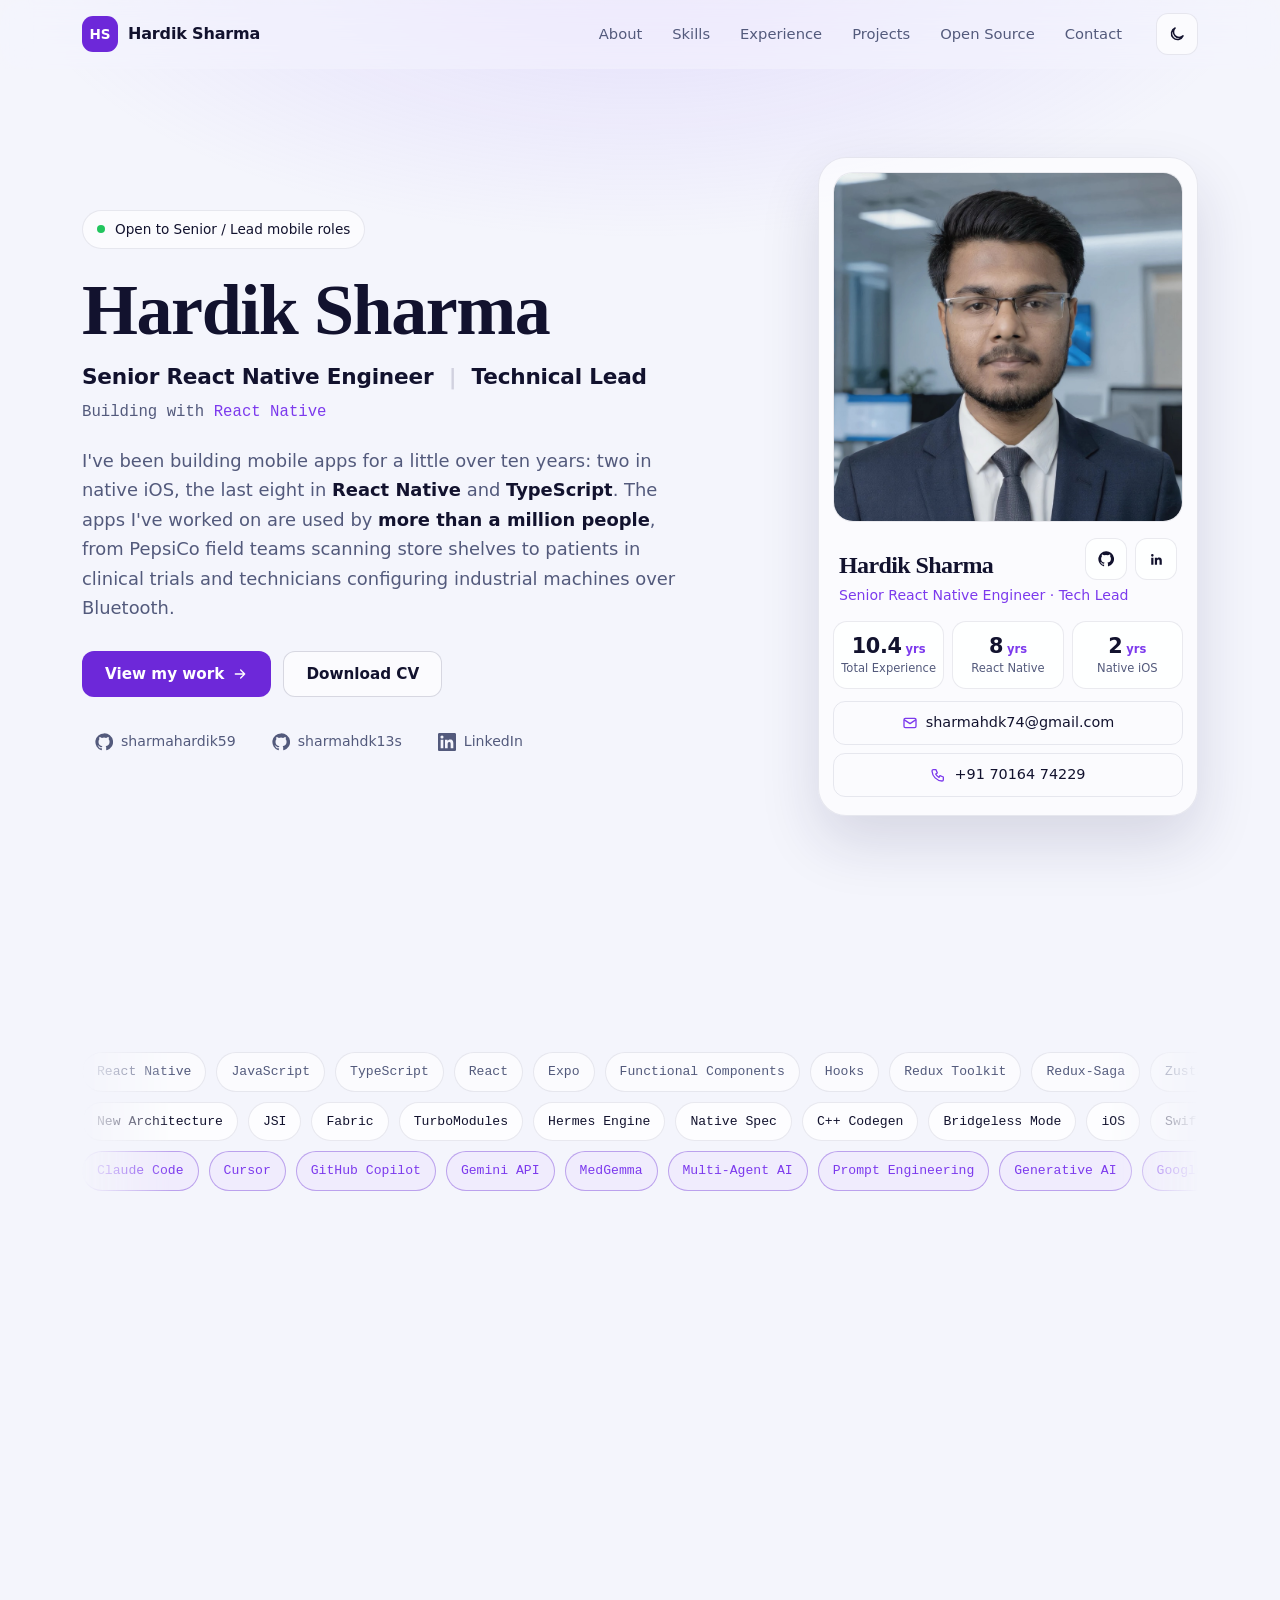
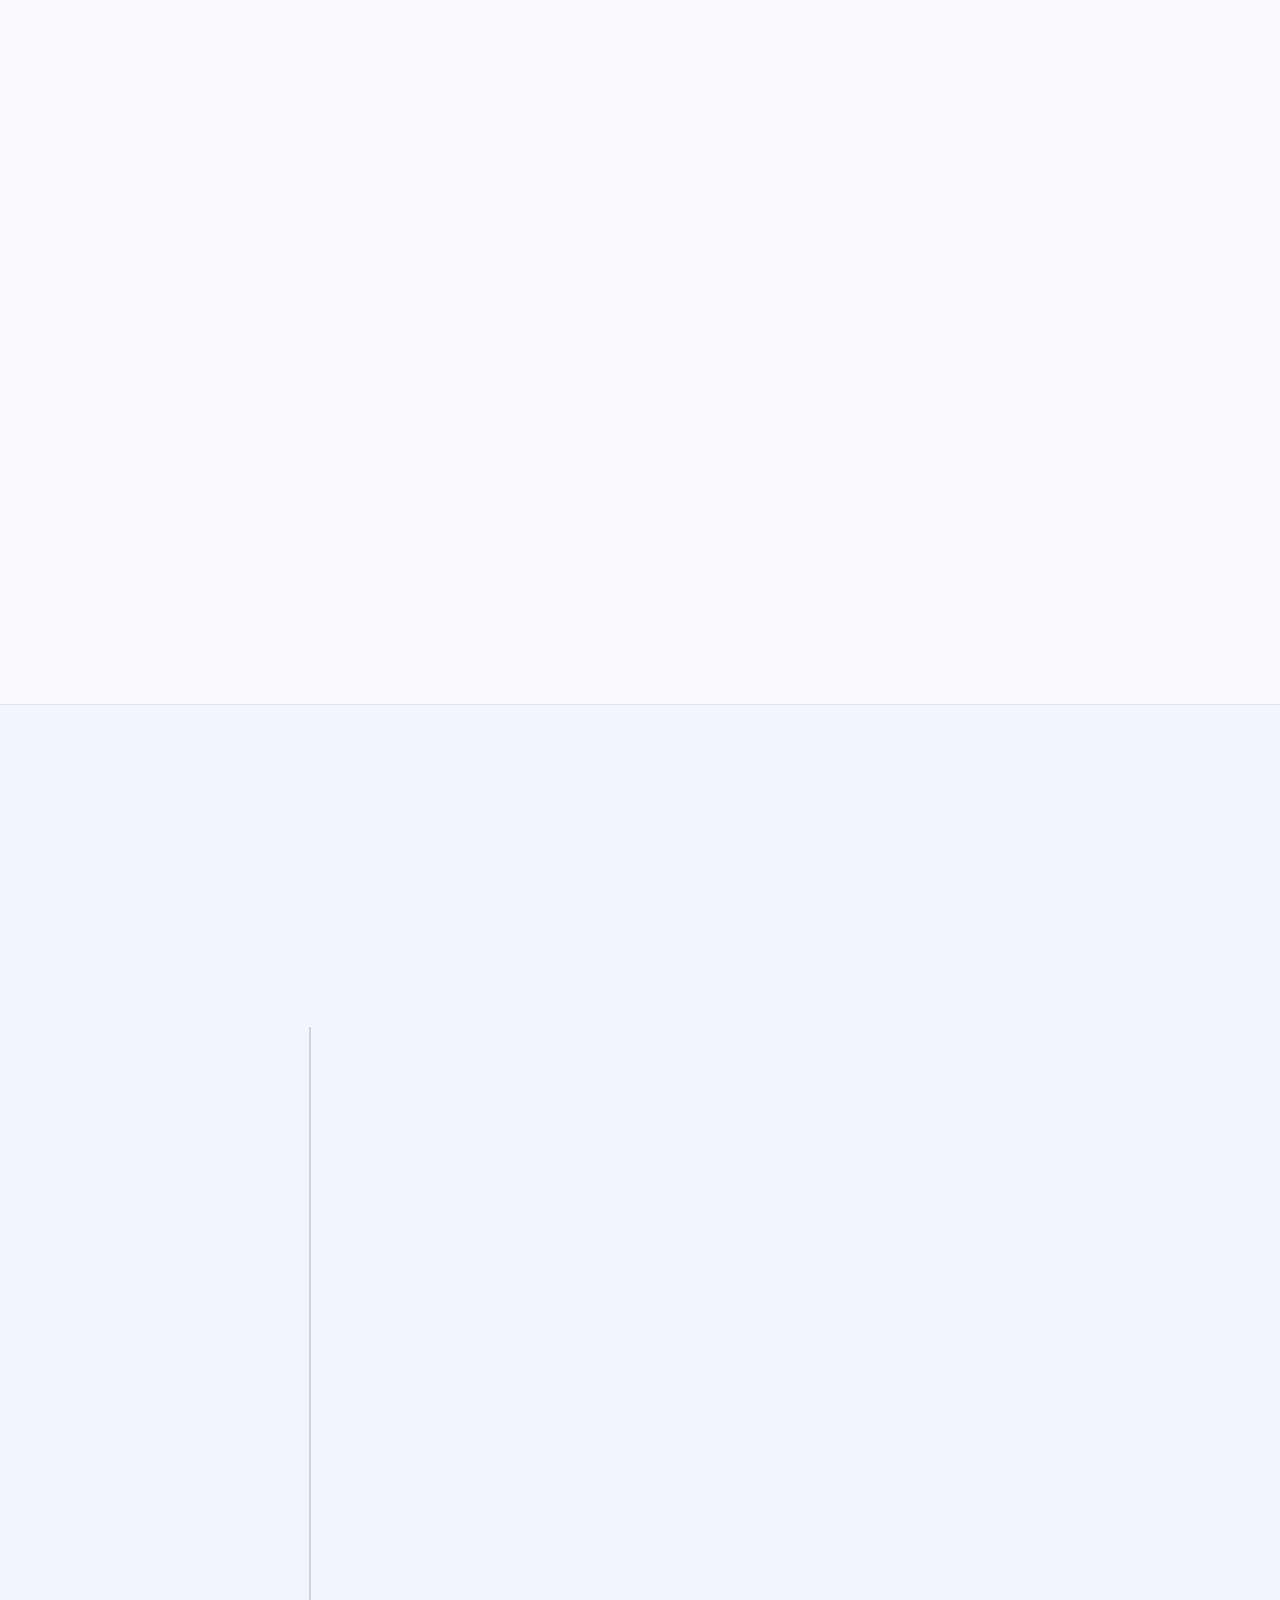
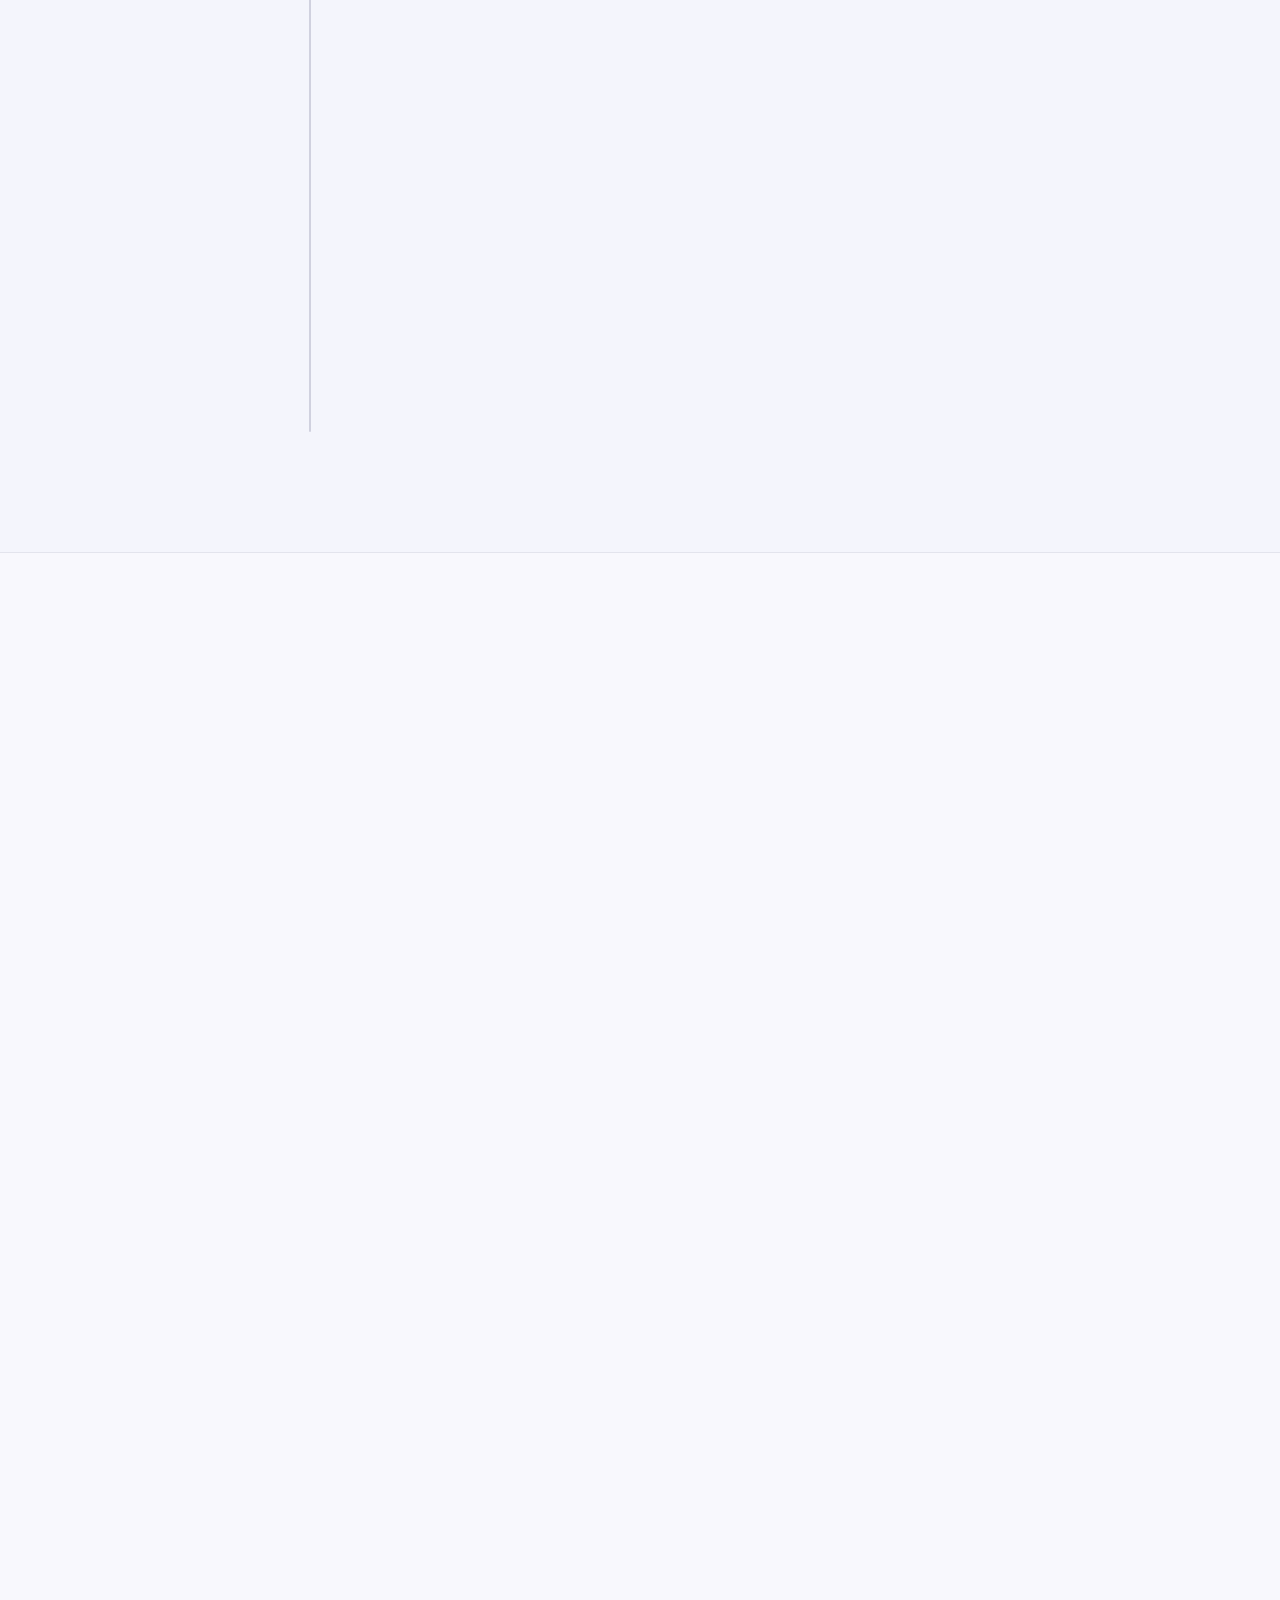
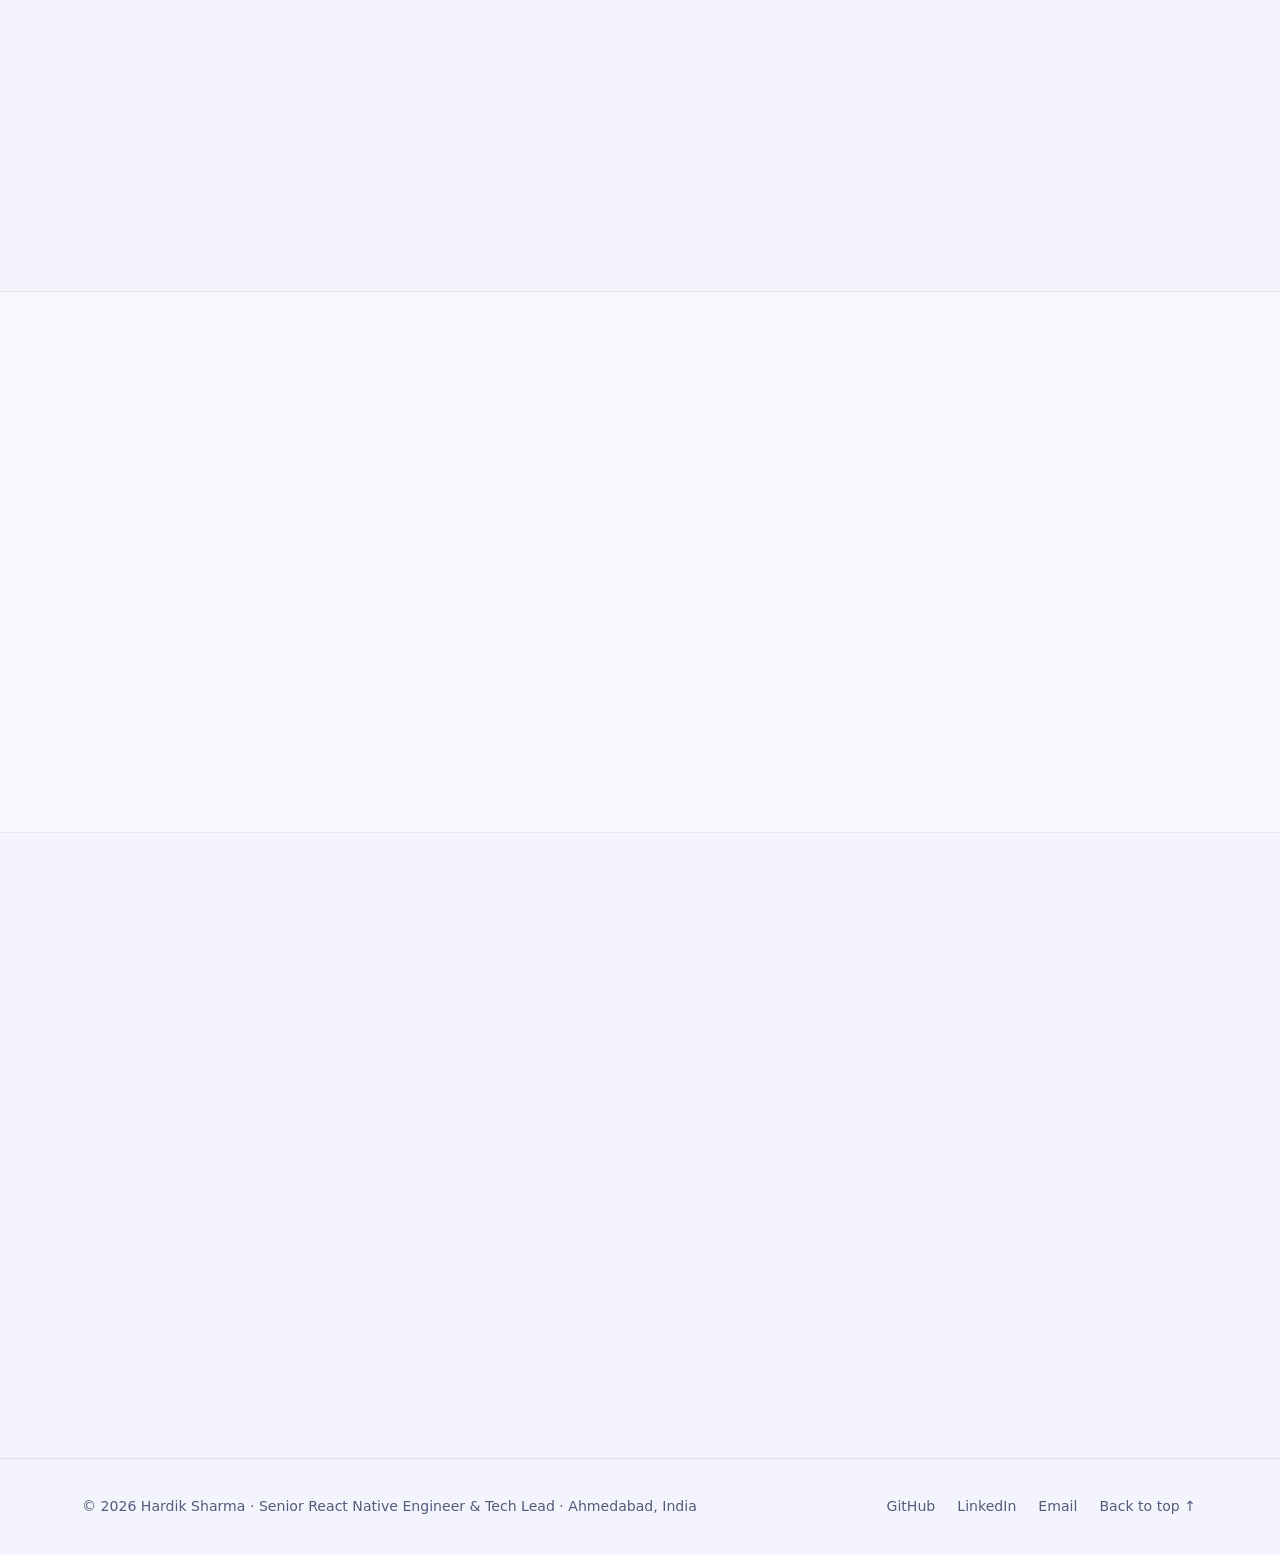
<file: index.html>
<!doctype html>
<html lang="en" class="no-js">
<head>
  <meta charset="utf-8" />
  <meta name="viewport" content="width=device-width, initial-scale=1" />
  <title>Hardik Sharma – Senior React Native Developer &amp; Tech Lead</title>
  <meta name="description" content="Senior React Native Developer &amp; Tech Lead with 10+ years building iOS and Android apps used by 1M+ people. Expert in TypeScript, Swift, SwiftUI, BLE, IoT &amp; AI." />
  <meta name="author" content="Hardik Sharma" />
  <meta name="keywords" content="Senior React Native Developer, React Native Tech Lead, React Native Engineer India, Hire React Native Developer, iOS Developer, Swift, SwiftUI, TypeScript, React Native New Architecture, TurboModules, Bluetooth BLE, IoT app developer, Ahmedabad" />
  <link rel="canonical" href="https://sharmahardik59.github.io/" />
  <meta http-equiv="Content-Security-Policy" content="default-src 'self'; script-src 'self'; style-src 'self' https://fonts.googleapis.com; font-src https://fonts.gstatic.com; img-src 'self' data:; connect-src https://api.github.com; object-src 'none'; base-uri 'none'; form-action 'none'" />
  <meta name="referrer" content="strict-origin-when-cross-origin" />
  <meta name="robots" content="index, follow, noai, noimageai" />
  <meta property="og:type" content="profile" />
  <meta property="og:site_name" content="Hardik Sharma" />
  <meta property="og:locale" content="en_IN" />
  <meta property="og:url" content="https://sharmahardik59.github.io/" />
  <meta property="og:title" content="Hardik Sharma – Senior React Native Developer &amp; Tech Lead" />
  <meta property="og:description" content="Senior React Native Developer &amp; Tech Lead with 10+ years building iOS and Android apps used by 1M+ people. Expert in TypeScript, Swift, SwiftUI, BLE, IoT &amp; AI." />
  <meta property="og:image" content="https://sharmahardik59.github.io/og-image.jpg" />
  <meta property="og:image:width" content="630" />
  <meta property="og:image:height" content="630" />
  <meta property="og:image:alt" content="Hardik Sharma, Senior React Native Engineer" />
  <meta property="profile:first_name" content="Hardik" />
  <meta property="profile:last_name" content="Sharma" />
  <meta name="twitter:card" content="summary" />
  <meta name="twitter:title" content="Hardik Sharma – Senior React Native Developer &amp; Tech Lead" />
  <meta name="twitter:description" content="Senior React Native Developer &amp; Tech Lead with 10+ years building iOS and Android apps used by 1M+ people. Expert in TypeScript, Swift, SwiftUI, BLE, IoT &amp; AI." />
  <meta name="twitter:image" content="https://sharmahardik59.github.io/og-image.jpg" />
  <meta name="theme-color" content="#070a18" media="(prefers-color-scheme: dark)" />
  <meta name="theme-color" content="#f4f5fc" media="(prefers-color-scheme: light)" />
  <link rel="icon" href="data:image/svg+xml,<svg xmlns='http://www.w3.org/2000/svg' viewBox='0 0 64 64'><rect width='64' height='64' rx='14' fill='%237c3aed'/><text x='50%25' y='54%25' dominant-baseline='middle' text-anchor='middle' font-family='Arial' font-weight='700' font-size='28' fill='%23ffffff'>HS</text></svg>" />
  <script type="application/ld+json">
{
  "@context": "https://schema.org",
  "@graph": [
    {
      "@type": "ProfilePage",
      "@id": "https://sharmahardik59.github.io/#page",
      "url": "https://sharmahardik59.github.io/",
      "name": "Hardik Sharma – Senior React Native Developer & Tech Lead",
      "description": "Senior React Native Developer & Tech Lead with 10+ years building iOS and Android apps used by 1M+ people. Expert in TypeScript, Swift, SwiftUI, BLE, IoT & AI.",
      "inLanguage": "en",
      "dateModified": "2026-10-29",
      "mainEntity": {
        "@id": "https://sharmahardik59.github.io/#person"
      }
    },
    {
      "@type": "Person",
      "@id": "https://sharmahardik59.github.io/#person",
      "name": "Hardik Sharma",
      "url": "https://sharmahardik59.github.io/",
      "image": "https://sharmahardik59.github.io/og-image.jpg",
      "jobTitle": "Senior React Native Engineer & Technical Lead",
      "description": "Mobile engineer and technical lead with 10.4 years of experience, including 8 years of React Native and TypeScript and 2 years of native iOS development. Builds iOS and Android apps used by more than 1 million people across healthcare, industrial IoT, retail and sports.",
      "address": {
        "@type": "PostalAddress",
        "addressLocality": "Ahmedabad",
        "addressRegion": "Gujarat",
        "addressCountry": "IN"
      },
      "alumniOf": [
        {
          "@type": "CollegeOrUniversity",
          "name": "Gujarat Technological University"
        },
        {
          "@type": "CollegeOrUniversity",
          "name": "Gujarat University"
        }
      ],
      "hasCredential": [
        {
          "@type": "EducationalOccupationalCredential",
          "credentialCategory": "degree",
          "name": "Master of Computer Applications (MCA)"
        },
        {
          "@type": "EducationalOccupationalCredential",
          "credentialCategory": "degree",
          "name": "Bachelor of Computer Applications (BCA)"
        }
      ],
      "knowsAbout": [
        "React Native",
        "TypeScript",
        "JavaScript",
        "React",
        "Expo",
        "iOS development",
        "Swift",
        "SwiftUI",
        "Objective-C",
        "watchOS",
        "Android",
        "Kotlin",
        "React Native New Architecture",
        "JSI",
        "Fabric",
        "TurboModules",
        "Hermes",
        "Redux Toolkit",
        "Redux-Saga",
        "Zustand",
        "GraphQL",
        "TanStack Query",
        "REST APIs",
        "WebSockets",
        "Realm",
        "SQLite",
        "CoreData",
        "Offline-first sync",
        "Bluetooth Low Energy (BLE)",
        "IoT",
        "On-device machine learning",
        "Generative AI",
        "Jest",
        "Detox",
        "Fastlane",
        "CI/CD",
        "Firebase",
        "Sentry",
        "Stripe",
        "Accessibility",
        "Internationalization"
      ],
      "sameAs": [
        "https://github.com/sharmahardik59",
        "https://github.com/sharmahdk13s",
        "https://www.linkedin.com/in/hardik-sharma-4b181875",
        "https://www.npmjs.com/package/react-native-klipy"
      ]
    },
    {
      "@type": "WebSite",
      "@id": "https://sharmahardik59.github.io/#website",
      "url": "https://sharmahardik59.github.io/",
      "name": "Hardik Sharma",
      "publisher": {
        "@id": "https://sharmahardik59.github.io/#person"
      }
    }
  ]
}
  </script>
  <link rel="preconnect" href="https://fonts.googleapis.com" />
  <link rel="preconnect" href="https://fonts.gstatic.com" crossorigin />
  <link href="https://fonts.googleapis.com/css2?family=Fraunces:opsz,wght@9..144,500;9..144,600&family=Inter:wght@400;500;600;700;800&family=JetBrains+Mono:wght@400;500&display=swap" rel="stylesheet" />
  <link rel="stylesheet" href="styles.css" />
  <script src="theme-init.js"></script>
</head>
<body id="top">
  <a class="skip" href="#main">Skip to content</a>

  <header class="nav">
    <div class="progress" aria-hidden="true"><span id="progressBar"></span></div>
    <div class="container nav-inner">
      <a class="brand" href="#top" aria-label="Hardik Sharma, back to top"><span class="brand-mark">HS</span><span class="brand-name">Hardik Sharma</span></a>
      <nav class="nav-links" id="navLinks" aria-label="Primary">
        <a href="#about">About</a>
        <a href="#skills">Skills</a>
        <a href="#experience">Experience</a>
        <a href="#projects">Projects</a>
        <a href="#open-source">Open Source</a>
        <a href="#contact">Contact</a>
      </nav>
      <div class="nav-actions">
        <button class="icon-btn" id="themeToggle" type="button" aria-label="Toggle colour theme">
          <svg class="i-sun" viewBox="0 0 24 24" width="18" height="18" aria-hidden="true"><circle cx="12" cy="12" r="4.5" fill="none" stroke="currentColor" stroke-width="2"/><path d="M12 2v2M12 20v2M4.9 4.9l1.4 1.4M17.7 17.7l1.4 1.4M2 12h2M20 12h2M4.9 19.1l1.4-1.4M17.7 6.3l1.4-1.4" stroke="currentColor" stroke-width="2" stroke-linecap="round"/></svg>
          <svg class="i-moon" viewBox="0 0 24 24" width="18" height="18" aria-hidden="true"><path d="M20 14.5A8 8 0 1 1 9.5 4a6.5 6.5 0 0 0 10.5 10.5z" fill="none" stroke="currentColor" stroke-width="2" stroke-linejoin="round"/></svg>
        </button>
        <button class="icon-btn menu-btn" id="menuToggle" type="button" aria-label="Open menu" aria-controls="navLinks" aria-expanded="false">
          <svg viewBox="0 0 24 24" width="20" height="20" aria-hidden="true"><path class="line l1" d="M4 7h16" stroke="currentColor" stroke-width="2" stroke-linecap="round"/><path class="line l2" d="M4 12h16" stroke="currentColor" stroke-width="2" stroke-linecap="round"/><path class="line l3" d="M4 17h16" stroke="currentColor" stroke-width="2" stroke-linecap="round"/></svg>
        </button>
      </div>
    </div>
  </header>
  <div class="nav-backdrop" id="navBackdrop" hidden></div>

  <main id="main">
    <!-- HERO -->
    <section class="hero">
      <div class="container hero-grid">
        <div class="hero-copy reveal">
          <p class="eyebrow"><span class="dot"></span> Open to Senior / Lead mobile roles</p>
          <h1><span class="gradient-text">Hardik Sharma</span><span class="role">Senior React Native Engineer <span class="sep">|</span> Technical Lead</span></h1>
          <p class="focus">Building with <span class="rotator" id="rotator" aria-live="polite">React Native</span></p>
          <p class="lead">
            I've been building mobile apps for a little over ten years: two in native iOS, the last eight in
            <strong>React Native</strong> and <strong>TypeScript</strong>. The apps I've worked on are used by
            <strong>more than a million people</strong>, from PepsiCo field teams scanning store shelves to patients in
            clinical trials and technicians configuring industrial machines over Bluetooth.
          </p>
          <div class="cta">
            <a class="btn btn-primary" href="#projects">View my work <svg viewBox="0 0 24 24" width="16" height="16" aria-hidden="true"><path d="M5 12h14M13 6l6 6-6 6" fill="none" stroke="currentColor" stroke-width="2" stroke-linecap="round" stroke-linejoin="round"/></svg></a>
            <a class="btn btn-ghost" href="assets/Hardik_Sharma_Resume.pdf" download>Download CV</a>
          </div>
          <ul class="socials" aria-label="Profiles">
            <li><a href="https://github.com/sharmahardik59" target="_blank" rel="noopener noreferrer"><svg viewBox="0 0 24 24" width="18" height="18" aria-hidden="true"><path fill="currentColor" d="M12 .5a11.5 11.5 0 0 0-3.64 22.41c.58.1.79-.25.79-.56v-2c-3.2.7-3.88-1.37-3.88-1.37-.52-1.33-1.28-1.69-1.28-1.69-1.05-.71.08-.7.08-.7 1.16.08 1.77 1.19 1.77 1.19 1.03 1.77 2.7 1.26 3.36.96.1-.75.4-1.26.73-1.55-2.55-.29-5.24-1.28-5.24-5.68 0-1.26.45-2.28 1.19-3.09-.12-.29-.52-1.46.11-3.05 0 0 .97-.31 3.17 1.18a11 11 0 0 1 5.77 0c2.2-1.49 3.17-1.18 3.17-1.18.63 1.59.23 2.76.11 3.05.74.81 1.19 1.83 1.19 3.09 0 4.41-2.69 5.38-5.26 5.67.41.36.78 1.06.78 2.14v3.17c0 .31.21.67.8.56A11.5 11.5 0 0 0 12 .5z"/></svg>sharmahardik59</a></li>
            <li><a href="https://github.com/sharmahdk13s" target="_blank" rel="noopener noreferrer"><svg viewBox="0 0 24 24" width="18" height="18" aria-hidden="true"><path fill="currentColor" d="M12 .5a11.5 11.5 0 0 0-3.64 22.41c.58.1.79-.25.79-.56v-2c-3.2.7-3.88-1.37-3.88-1.37-.52-1.33-1.28-1.69-1.28-1.69-1.05-.71.08-.7.08-.7 1.16.08 1.77 1.19 1.77 1.19 1.03 1.77 2.7 1.26 3.36.96.1-.75.4-1.26.73-1.55-2.55-.29-5.24-1.28-5.24-5.68 0-1.26.45-2.28 1.19-3.09-.12-.29-.52-1.46.11-3.05 0 0 .97-.31 3.17 1.18a11 11 0 0 1 5.77 0c2.2-1.49 3.17-1.18 3.17-1.18.63 1.59.23 2.76.11 3.05.74.81 1.19 1.83 1.19 3.09 0 4.41-2.69 5.38-5.26 5.67.41.36.78 1.06.78 2.14v3.17c0 .31.21.67.8.56A11.5 11.5 0 0 0 12 .5z"/></svg>sharmahdk13s</a></li>
            <li><a href="https://www.linkedin.com/in/hardik-sharma-4b181875" target="_blank" rel="noopener noreferrer"><svg viewBox="0 0 24 24" width="18" height="18" aria-hidden="true"><path fill="currentColor" d="M20.45 20.45h-3.56v-5.57c0-1.33-.02-3.04-1.85-3.04-1.85 0-2.14 1.45-2.14 2.94v5.67H9.34V9h3.42v1.56h.05c.48-.9 1.64-1.85 3.37-1.85 3.6 0 4.27 2.37 4.27 5.46v6.28zM5.34 7.43a2.06 2.06 0 1 1 0-4.13 2.06 2.06 0 0 1 0 4.13zM7.12 20.45H3.56V9h3.56v11.45zM22.22 0H1.77C.79 0 0 .77 0 1.73v20.54C0 23.23.79 24 1.77 24h20.45c.98 0 1.78-.77 1.78-1.73V1.73C24 .77 23.2 0 22.22 0z"/></svg>LinkedIn</a></li>
          </ul>
        </div>

        <aside class="hero-card reveal" aria-label="Profile">
          <div class="profile">
            <div class="portrait">
              <span class="portrait-fallback" aria-hidden="true">HS</span>
              <div class="portrait-photo" role="img" aria-label="Hardik Sharma, Senior React Native Engineer and Technical Lead"></div>
              <div class="portrait-shield" aria-hidden="true"></div>
            </div>

            <div class="portrait-caption">
              <div class="caption-text">
                <p class="profile-name">Hardik Sharma</p>
                <p class="profile-role">Senior React Native Engineer · Tech Lead</p>
              </div>
              <div class="caption-links">
                <a href="https://github.com/sharmahardik59" target="_blank" rel="noopener noreferrer" aria-label="GitHub"><svg viewBox="0 0 24 24" width="16" height="16" aria-hidden="true"><path fill="currentColor" d="M12 .5a11.5 11.5 0 0 0-3.64 22.41c.58.1.79-.25.79-.56v-2c-3.2.7-3.88-1.37-3.88-1.37-.52-1.33-1.28-1.69-1.28-1.69-1.05-.71.08-.7.08-.7 1.16.08 1.77 1.19 1.77 1.19 1.03 1.77 2.7 1.26 3.36.96.1-.75.4-1.26.73-1.55-2.55-.29-5.24-1.28-5.24-5.68 0-1.26.45-2.28 1.19-3.09-.12-.29-.52-1.46.11-3.05 0 0 .97-.31 3.17 1.18a11 11 0 0 1 5.77 0c2.2-1.49 3.17-1.18 3.17-1.18.63 1.59.23 2.76.11 3.05.74.81 1.19 1.83 1.19 3.09 0 4.41-2.69 5.38-5.26 5.67.41.36.78 1.06.78 2.14v3.17c0 .31.21.67.8.56A11.5 11.5 0 0 0 12 .5z"/></svg></a>
                <a href="https://www.linkedin.com/in/hardik-sharma-4b181875" target="_blank" rel="noopener noreferrer" aria-label="LinkedIn"><svg viewBox="0 0 24 24" width="15" height="15" aria-hidden="true"><path fill="currentColor" d="M20.45 20.45h-3.56v-5.57c0-1.33-.02-3.04-1.85-3.04-1.85 0-2.14 1.45-2.14 2.94v5.67H9.34V9h3.42v1.56h.05c.48-.9 1.64-1.85 3.37-1.85 3.6 0 4.27 2.37 4.27 5.46v6.28zM5.34 7.43a2.06 2.06 0 1 1 0-4.13 2.06 2.06 0 0 1 0 4.13zM7.12 20.45H3.56V9h3.56v11.45z"/></svg></a>
              </div>
            </div>

            <ul class="profile-facts">
              <li><strong>10.4<small> yrs</small></strong><span>Total Experience</span></li>
              <li><strong>8<small> yrs</small></strong><span>React Native</span></li>
              <li><strong>2<small> yrs</small></strong><span>Native iOS</span></li>
            </ul>


            <div class="profile-contact">
              <a href="https://www.linkedin.com/in/hardik-sharma-4b181875" data-contact="email" target="_blank" rel="noopener noreferrer"><svg viewBox="0 0 24 24" width="16" height="16" aria-hidden="true"><rect x="3" y="5" width="18" height="14" rx="2" fill="none" stroke="currentColor" stroke-width="2"/><path d="m3 7 9 6 9-6" fill="none" stroke="currentColor" stroke-width="2" stroke-linejoin="round"/></svg><span data-contact-text>Email</span></a>
              <a href="https://www.linkedin.com/in/hardik-sharma-4b181875" data-contact="phone" target="_blank" rel="noopener noreferrer"><svg viewBox="0 0 24 24" width="16" height="16" aria-hidden="true"><path d="M5 4h4l2 5-2.5 1.5a11 11 0 0 0 5 5L15 13l5 2v4a2 2 0 0 1-2 2A16 16 0 0 1 3 6a2 2 0 0 1 2-2z" fill="none" stroke="currentColor" stroke-width="2" stroke-linejoin="round"/></svg><span data-contact-text>Phone</span></a>
            </div>
          </div>
        </aside>
      </div>

      <div class="container">
        <ul class="stats reveal">
          <li><strong data-target="10.4" data-decimals="1">10.4</strong><span>Years in software</span></li>
          <li><strong data-target="8">8</strong><span>Years of React Native</span></li>
          <li><strong class="millions" data-target="1">1</strong><span>Users across shipped apps</span></li>
          <li><strong data-target="8">8</strong><span>Public repos &amp; npm packages</span></li>
        </ul>
        <div class="marquee-wrap" aria-label="Technologies">
          <div class="marquee" data-row="1">
            <ul class="marquee-track"><li>React Native</li><li>JavaScript</li><li>TypeScript</li><li>React</li><li>Expo</li><li>Functional Components</li><li>Hooks</li><li>Redux Toolkit</li><li>Redux-Saga</li><li>Zustand</li><li>MobX</li><li>Context API</li><li>TanStack Query</li><li>Axios</li><li>Apisauce</li><li>GraphQL</li><li>REST APIs</li><li>WebSockets</li><li>Realm</li><li>React Navigation</li><li>Reanimated</li><li>Accessibility</li><li>i18n</li><li>Jest</li><li>Detox</li></ul>
            <ul class="marquee-track" aria-hidden="true"><li>React Native</li><li>JavaScript</li><li>TypeScript</li><li>React</li><li>Expo</li><li>Functional Components</li><li>Hooks</li><li>Redux Toolkit</li><li>Redux-Saga</li><li>Zustand</li><li>MobX</li><li>Context API</li><li>TanStack Query</li><li>Axios</li><li>Apisauce</li><li>GraphQL</li><li>REST APIs</li><li>WebSockets</li><li>Realm</li><li>React Navigation</li><li>Reanimated</li><li>Accessibility</li><li>i18n</li><li>Jest</li><li>Detox</li></ul>
          </div>
          <div class="marquee marquee-reverse" data-row="2">
            <ul class="marquee-track"><li>New Architecture</li><li>JSI</li><li>Fabric</li><li>TurboModules</li><li>Hermes Engine</li><li>Native Spec</li><li>C++ Codegen</li><li>Bridgeless Mode</li><li>iOS</li><li>Swift</li><li>SwiftUI</li><li>Objective-C</li><li>CoreData</li><li>watchOS</li><li>Android</li><li>Kotlin</li><li>IoT</li><li>Bluetooth BLE</li><li>AI &amp; ML</li><li>Firebase</li><li>Sentry</li><li>Stripe</li><li>Fastlane</li><li>CodePush</li><li>GitHub Actions</li></ul>
            <ul class="marquee-track" aria-hidden="true"><li>New Architecture</li><li>JSI</li><li>Fabric</li><li>TurboModules</li><li>Hermes Engine</li><li>Native Spec</li><li>C++ Codegen</li><li>Bridgeless Mode</li><li>iOS</li><li>Swift</li><li>SwiftUI</li><li>Objective-C</li><li>CoreData</li><li>watchOS</li><li>Android</li><li>Kotlin</li><li>IoT</li><li>Bluetooth BLE</li><li>AI &amp; ML</li><li>Firebase</li><li>Sentry</li><li>Stripe</li><li>Fastlane</li><li>CodePush</li><li>GitHub Actions</li></ul>
          </div>
          <div class="marquee marquee-ai" data-row="3">
            <ul class="marquee-track"><li>Claude Code</li><li>Cursor</li><li>GitHub Copilot</li><li>Gemini API</li><li>MedGemma</li><li>Multi-Agent AI</li><li>Prompt Engineering</li><li>Generative AI</li><li>Google ML Kit</li><li>iOS Vision</li><li>On-Device ML</li><li>OpenCV</li><li>Vision Camera</li><li>FastAPI</li><li>Python</li></ul>
            <ul class="marquee-track" aria-hidden="true"><li>Claude Code</li><li>Cursor</li><li>GitHub Copilot</li><li>Gemini API</li><li>MedGemma</li><li>Multi-Agent AI</li><li>Prompt Engineering</li><li>Generative AI</li><li>Google ML Kit</li><li>iOS Vision</li><li>On-Device ML</li><li>OpenCV</li><li>Vision Camera</li><li>FastAPI</li><li>Python</li></ul>
          </div>
        </div>
      </div>
    </section>

    <!-- ABOUT -->
    <section class="section" id="about">
      <div class="container about-grid">
        <div class="reveal">
          <p class="kicker">About</p>
          <h2>From native iOS to leading React Native teams</h2>
        </div>
        <div class="about-copy reveal">
          <p>
            I started out writing native iOS apps in Swift and Objective-C: a QR scanner, a background voice recorder,
            an enterprise fax tool. That grounding still pays off. When a React Native screen drops frames or a Bluetooth
            connection keeps falling over, I'm comfortable going down into the Swift or Kotlin layer to find out why.
          </p>
          <p>
            These days I lead React Native teams. A lot of my time goes into the parts users never see: app architecture,
            state management, offline sync for people on bad connections, and a shared component library so iOS and Android
            get the same features in the same release. I also review a lot of code and mentor junior and mid-level developers.
          </p>
          <p>
            Lately I use AI in two places. Inside apps, that means on-device ML with ML Kit and Vision Camera, and LLM features
            with the Gemini API. In my own work, Claude Code, Cursor and Copilot take care of the repetitive parts of
            refactoring and writing tests.
          </p>
          <ul class="pill-list">
            <li>Healthcare &amp; clinical trials</li>
            <li>Industrial IoT</li>
            <li>Retail &amp; FMCG</li>
            <li>Sports &amp; fitness</li>
            <li>Events &amp; social</li>
          </ul>
        </div>
      </div>
    </section>

    <!-- SKILLS -->
    <section class="section alt" id="skills">
      <div class="container">
        <div class="section-head reveal">
          <p class="kicker">Skills &amp; Expertise</p>
          <h2>Technical Skills &amp; Proficiency</h2>
          <p class="muted">The React Native, iOS, TypeScript, Bluetooth BLE, IoT and AI tools I use day to day. The levels reflect apps I've actually shipped, not tutorials.</p>
          <div class="legend">
            <span><i class="lvl lvl-expert"></i>Expert</span>
            <span><i class="lvl lvl-advanced"></i>Advanced</span>
            <span><i class="lvl lvl-intermediate"></i>Intermediate</span>
          </div>
        </div>

        <div class="skill-tabs reveal" role="tablist" aria-label="Skill categories">
          <button role="tab" aria-selected="true" aria-controls="skillsGrid" data-filter="all">All</button>
          <button role="tab" aria-selected="false" aria-controls="skillsGrid" tabindex="-1" data-filter="mobile">Mobile &amp; RN</button>
          <button role="tab" aria-selected="false" aria-controls="skillsGrid" tabindex="-1" data-filter="native">iOS &amp; Android</button>
          <button role="tab" aria-selected="false" aria-controls="skillsGrid" tabindex="-1" data-filter="languages">Languages</button>
          <button role="tab" aria-selected="false" aria-controls="skillsGrid" tabindex="-1" data-filter="data">Data &amp; APIs</button>
          <button role="tab" aria-selected="false" aria-controls="skillsGrid" tabindex="-1" data-filter="iot">IoT &amp; BLE</button>
          <button role="tab" aria-selected="false" aria-controls="skillsGrid" tabindex="-1" data-filter="ai">AI &amp; ML</button>
          <button role="tab" aria-selected="false" aria-controls="skillsGrid" tabindex="-1" data-filter="devops">Testing &amp; CI/CD</button>
          <button role="tab" aria-selected="false" aria-controls="skillsGrid" tabindex="-1" data-filter="backend">Web &amp; Backend</button>
        </div>

        <div class="skills-grid" id="skillsGrid" role="tabpanel" aria-label="Skills" tabindex="-1">
          <!-- Mobile & React Native -->
          <article class="skill card reveal" data-cat="mobile" data-level="expert">
            <header><h3>React Native</h3><span class="badge expert">Expert</span></header>
            <div class="bar" data-w="98"><span></span></div>
            <p class="years">8 yrs · CLI &amp; Expo</p>
            <p>My main stack for eight years. I've built cross-platform apps used by over a million people, plus the shared components, hooks and deep linking behind them.</p>
          </article>
          <article class="skill card reveal" data-cat="mobile" data-level="expert">
            <header><h3>Functional Components &amp; Hooks</h3><span class="badge expert">Expert</span></header>
            <div class="bar" data-w="96"><span></span></div>
            <p class="years">useState · useEffect · useMemo · useCallback · custom hooks</p>
            <p>Everything I write is hooks-first, with small custom hooks for shared logic and memoisation only where profiling says it helps.</p>
          </article>
          <article class="skill card reveal" data-cat="mobile" data-level="expert">
            <header><h3>New Architecture</h3><span class="badge expert">Expert</span></header>
            <div class="bar" data-w="92"><span></span></div>
            <p class="years">JSI · Fabric · TurboModules · Bridgeless</p>
            <p>I've moved production modules to the New Architecture and written bridgeless TurboModules in Swift, SwiftUI and Kotlin.</p>
          </article>
          <article class="skill card reveal" data-cat="mobile" data-level="expert">
            <header><h3>Hermes, Codegen &amp; Native Spec</h3><span class="badge expert">Expert</span></header>
            <div class="bar" data-w="88"><span></span></div>
            <p class="years">Hermes engine · TS Native Spec · C++ codegen</p>
            <p>I write typed Native Specs so Codegen produces the C++, Obj-C++ and JNI glue, and I've built C++ TurboModules and tuned Hermes builds.</p>
          </article>
          <article class="skill card reveal" data-cat="mobile" data-level="advanced">
            <header><h3>Expo &amp; EAS</h3><span class="badge advanced">Advanced</span></header>
            <div class="bar" data-w="85"><span></span></div>
            <p class="years">EAS Build · EAS Update · Config plugins</p>
            <p>Comfortable in both managed and bare workflows, with EAS for builds, store submissions and over-the-air updates.</p>
          </article>
          <article class="skill card reveal" data-cat="mobile" data-level="expert">
            <header><h3>React Navigation</h3><span class="badge expert">Expert</span></header>
            <div class="bar" data-w="95"><span></span></div>
            <p class="years">Stacks · Tabs · Deep linking</p>
            <p>Auth and main stacks, nested navigators, and universal links that open the right screen.</p>
          </article>
          <article class="skill card reveal" data-cat="mobile" data-level="expert">
            <header><h3>Redux Toolkit &amp; Redux-Saga</h3><span class="badge expert">Expert</span></header>
            <div class="bar" data-w="95"><span></span></div>
            <p class="years">RTK · Redux-Saga · RTK Query · Persist</p>
            <p>My default for large apps: modular slices for state and sagas for side effects like sync queues and retries.</p>
          </article>
          <article class="skill card reveal" data-cat="mobile" data-level="expert">
            <header><h3>Zustand, MobX &amp; Context</h3><span class="badge expert">Expert</span></header>
            <div class="bar" data-w="90"><span></span></div>
            <p class="years">Zustand · MobX · Context API</p>
            <p>For features that don't need Redux, a small Zustand store or scoped context keeps things simple.</p>
          </article>
          <article class="skill card reveal" data-cat="mobile" data-level="expert">
            <header><h3>Performance</h3><span class="badge expert">Expert</span></header>
            <div class="bar" data-w="93"><span></span></div>
            <p class="years">Hermes · 60/120 FPS · Startup &amp; memory</p>
            <p>I find memory leaks, UI-thread freezes and wasted re-renders with Xcode Instruments and Android Studio Profiler.</p>
          </article>
          <article class="skill card reveal" data-cat="mobile" data-level="advanced">
            <header><h3>Accessibility &amp; i18n</h3><span class="badge advanced">Advanced</span></header>
            <div class="bar" data-w="84"><span></span></div>
            <p class="years">a11y roles · screen readers · i18next · RTL</p>
            <p>Screens that work with VoiceOver and TalkBack, respect dynamic type, and switch languages (including right-to-left) with i18next.</p>
          </article>
          <article class="skill card reveal" data-cat="mobile" data-level="advanced">
            <header><h3>Animations &amp; Gestures</h3><span class="badge advanced">Advanced</span></header>
            <div class="bar" data-w="82"><span></span></div>
            <p class="years">Reanimated · Gesture Handler · Lottie</p>
            <p>Animations and gestures that run on the UI thread, so they stay at 60/120 FPS.</p>
          </article>

          <!-- Native -->
          <article class="skill card reveal" data-cat="native" data-level="advanced">
            <header><h3>iOS Development</h3><span class="badge advanced">Advanced</span></header>
            <div class="bar" data-w="84"><span></span></div>
            <p class="years">2 yrs native · UIKit · CoreData · CoreAudio</p>
            <p>Where I started. I've shipped native iOS apps from scratch, following Apple's guidelines, and handled App Store releases end to end.</p>
          </article>
          <article class="skill card reveal" data-cat="native" data-level="advanced">
            <header><h3>SwiftUI</h3><span class="badge advanced">Advanced</span></header>
            <div class="bar" data-w="85"><span></span></div>
            <p class="years">iOS &amp; watchOS · native RN modules</p>
            <p>I've built a native SwiftUI media picker that runs inside a React Native app, and a full Apple Watch training app (TruRep).</p>
          </article>
          <article class="skill card reveal" data-cat="native" data-level="advanced">
            <header><h3>CoreData</h3><span class="badge advanced">Advanced</span></header>
            <div class="bar" data-w="84"><span></span></div>
            <p class="years">Managed object models · migrations · background contexts</p>
            <p>My go-to for native iOS persistence. I used it in the offline apps at KBA Systems, including the background voice recorder.</p>
          </article>
          <article class="skill card reveal" data-cat="native" data-level="advanced">
            <header><h3>watchOS · HealthKit · CoreMotion</h3><span class="badge advanced">Advanced</span></header>
            <div class="bar" data-w="80"><span></span></div>
            <p class="years">Apple Watch · sensors · haptics · workouts</p>
            <p>Reading the watch's accelerometer and gyroscope live, giving haptic feedback on each rep and saving workouts to HealthKit.</p>
          </article>
          <article class="skill card reveal" data-cat="native" data-level="intermediate">
            <header><h3>Android Native</h3><span class="badge intermediate">Intermediate</span></header>
            <div class="bar" data-w="72"><span></span></div>
            <p class="years">Kotlin · Java · Gradle</p>
            <p>Kotlin native modules and Bluetooth bridges for React Native apps, plus profiling in Android Studio.</p>
          </article>

          <!-- Languages -->
          <article class="skill card reveal" data-cat="languages" data-level="expert">
            <header><h3>TypeScript</h3><span class="badge expert">Expert</span></header>
            <div class="bar" data-w="95"><span></span></div>
            <p class="years">8 yrs</p>
            <p>I keep strict mode on, and typed API contracts catch integration bugs early.</p>
          </article>
          <article class="skill card reveal" data-cat="languages" data-level="expert">
            <header><h3>JavaScript (ES6+)</h3><span class="badge expert">Expert</span></header>
            <div class="bar" data-w="96"><span></span></div>
            <p class="years">8 yrs</p>
            <p>Modern JavaScript, async patterns and worklets for code that has to be fast.</p>
          </article>
          <article class="skill card reveal" data-cat="languages" data-level="advanced">
            <header><h3>Swift</h3><span class="badge advanced">Advanced</span></header>
            <div class="bar" data-w="85"><span></span></div>
            <p class="years">2 yrs native iOS + RN native modules</p>
            <p>Native apps, TurboModules, CoreBluetooth bridges and an Apple Watch app.</p>
          </article>
          <article class="skill card reveal" data-cat="languages" data-level="advanced">
            <header><h3>Objective-C</h3><span class="badge advanced">Advanced</span></header>
            <div class="bar" data-w="78"><span></span></div>
            <p class="years">Legacy iOS · RN bridging</p>
            <p>I wrote my first iOS apps in it and still maintain the Obj-C++ glue that React Native native modules need.</p>
          </article>
          <article class="skill card reveal" data-cat="languages" data-level="intermediate">
            <header><h3>Kotlin &amp; Java</h3><span class="badge intermediate">Intermediate</span></header>
            <div class="bar" data-w="70"><span></span></div>
            <p class="years">Android native modules</p>
            <p>The Android side of my TurboModules and Bluetooth bridges.</p>
          </article>
          <article class="skill card reveal" data-cat="languages" data-level="intermediate">
            <header><h3>Python</h3><span class="badge intermediate">Intermediate</span></header>
            <div class="bar" data-w="68"><span></span></div>
            <p class="years">FastAPI · Celery · Pydantic</p>
            <p>Backend services with FastAPI, and most of my AI and ML side projects.</p>
          </article>

          <!-- Data & APIs -->
          <article class="skill card reveal" data-cat="data" data-level="expert">
            <header><h3>REST APIs &amp; WebSockets</h3><span class="badge expert">Expert</span></header>
            <div class="bar" data-w="94"><span></span></div>
            <p class="years">REST · WebSockets · real-time telemetry · chat</p>
            <p>Networking layers with caching, pagination, retries and reconnects, plus live data over WebSockets.</p>
          </article>
          <article class="skill card reveal" data-cat="data" data-level="expert">
            <header><h3>TanStack Query, Axios &amp; Apisauce</h3><span class="badge expert">Expert</span></header>
            <div class="bar" data-w="90"><span></span></div>
            <p class="years">TanStack (React) Query · Axios · Apisauce · interceptors</p>
            <p>Server state with TanStack Query, and Axios or Apisauce clients with interceptors that refresh tokens quietly.</p>
          </article>
          <article class="skill card reveal" data-cat="data" data-level="expert">
            <header><h3>Offline-First Sync</h3><span class="badge expert">Expert</span></header>
            <div class="bar" data-w="92"><span></span></div>
            <p class="years">Realm · SQLite · encrypted storage · sync queues</p>
            <p>Field apps have to work in a basement with no signal. I build local-first storage with background sync queues.</p>
          </article>
          <article class="skill card reveal" data-cat="data" data-level="advanced">
            <header><h3>Realm Database</h3><span class="badge advanced">Advanced</span></header>
            <div class="bar" data-w="84"><span></span></div>
            <p class="years">Realm React Native · schemas · live queries · offline sync</p>
            <p>A reactive local database for offline-first React Native apps, with live queries and sync back to the server.</p>
          </article>
          <article class="skill card reveal" data-cat="data" data-level="advanced">
            <header><h3>SQLite &amp; Encrypted Storage</h3><span class="badge advanced">Advanced</span></header>
            <div class="bar" data-w="85"><span></span></div>
            <p class="years">SQLite · SQLCipher · Keychain · HIPAA</p>
            <p>Encrypted local databases with audit logging, built to meet HIPAA for a clinical-research app.</p>
          </article>
          <article class="skill card reveal" data-cat="data" data-level="expert">
            <header><h3>GraphQL</h3><span class="badge expert">Expert</span></header>
            <div class="bar" data-w="90"><span></span></div>
            <p class="years">Apollo Client · queries · mutations · subscriptions</p>
            <p>Apollo clients with normalised caching, optimistic updates, pagination and live subscriptions.</p>
          </article>
          <article class="skill card reveal" data-cat="data" data-level="advanced">
            <header><h3>Stripe Payments</h3><span class="badge advanced">Advanced</span></header>
            <div class="bar" data-w="80"><span></span></div>
            <p class="years">Stripe SDK · Payment Sheet · Apple/Google Pay</p>
            <p>In-app checkout for event tickets and club memberships in Invitem.</p>
          </article>

          <!-- IoT, BLE & ML -->
          <article class="skill card reveal" data-cat="iot" data-level="expert">
            <header><h3>Bluetooth BLE</h3><span class="badge expert">Expert</span></header>
            <div class="bar" data-w="90"><span></span></div>
            <p class="years">CoreBluetooth · Kotlin BLE · GATT</p>
            <p>Native Swift and Kotlin Bluetooth BLE bridges over JSI: scanning, pairing, fast reads and writes, and reconnecting when a device drops.</p>
          </article>
          <article class="skill card reveal" data-cat="iot" data-level="advanced">
            <header><h3>Industrial IoT</h3><span class="badge advanced">Advanced</span></header>
            <div class="bar" data-w="86"><span></span></div>
            <p class="years">Device config · diagnostics · telemetry</p>
            <p>Setting up and troubleshooting commercial chemical dispensers and washing machines from a phone (DEMA Connect).</p>
          </article>
          <article class="skill card reveal" data-cat="iot" data-level="advanced">
            <header><h3>Device Telemetry</h3><span class="badge advanced">Advanced</span></header>
            <div class="bar" data-w="82"><span></span></div>
            <p class="years">Live sensor data · WebSockets · diagnostics</p>
            <p>Streaming live device readings to the screen and recovering dropped hardware connections automatically.</p>
          </article>

          <!-- AI & ML -->
          <article class="skill card reveal" data-cat="ai" data-level="advanced">
            <header><h3>AI Coding Tools</h3><span class="badge advanced">Advanced</span></header>
            <div class="bar" data-w="88"><span></span></div>
            <p class="years">Claude Code · Cursor · GitHub Copilot</p>
            <p>I use Claude Code, Cursor and Copilot every day, and introduced them to my team for refactoring, code review and writing tests.</p>
          </article>
          <article class="skill card reveal" data-cat="ai" data-level="advanced">
            <header><h3>Generative AI &amp; LLM APIs</h3><span class="badge advanced">Advanced</span></header>
            <div class="bar" data-w="78"><span></span></div>
            <p class="years">Google Gemini API · MedGemma · prompt engineering</p>
            <p>LLM features with the Gemini API and MedGemma, including a certified multi-agent project with Celery and Redis workers.</p>
          </article>
          <article class="skill card reveal" data-cat="ai" data-level="intermediate">
            <header><h3>Multi-Agent AI Workflows</h3><span class="badge intermediate">Intermediate</span></header>
            <div class="bar" data-w="70"><span></span></div>
            <p class="years">Agent orchestration · NCBI knowledge base · background workers</p>
            <p>Agents that check symptoms, age and duration against medical knowledge sources and return structured results.</p>
          </article>
          <article class="skill card reveal" data-cat="ai" data-level="advanced">
            <header><h3>On-Device ML &amp; Vision</h3><span class="badge advanced">Advanced</span></header>
            <div class="bar" data-w="80"><span></span></div>
            <p class="years">Google ML Kit · iOS Vision · Vision Camera</p>
            <p>Real-time face detection and shelf product recognition running on the phone, using frame processors and worklets.</p>
          </article>
          <article class="skill card reveal" data-cat="ai" data-level="intermediate">
            <header><h3>Computer Vision &amp; Gen Video</h3><span class="badge intermediate">Intermediate</span></header>
            <div class="bar" data-w="68"><span></span></div>
            <p class="years">OpenCV · generative video models · FFmpeg</p>
            <p>OpenCV to find comic panels and generative video to animate them (ComicAI).</p>
          </article>

          <!-- Testing & CI/CD -->
          <article class="skill card reveal" data-cat="devops" data-level="expert">
            <header><h3>Testing</h3><span class="badge expert">Expert</span></header>
            <div class="bar" data-w="88"><span></span></div>
            <p class="years">Jest · Detox · SonarQube</p>
            <p>Unit, integration and end-to-end tests with Jest and Detox, so regressions show up before users see them.</p>
          </article>
          <article class="skill card reveal" data-cat="devops" data-level="expert">
            <header><h3>CI/CD &amp; Releases</h3><span class="badge expert">Expert</span></header>
            <div class="bar" data-w="92"><span></span></div>
            <p class="years">Fastlane · GitHub Actions · EAS · CodePush</p>
            <p>App Store and Google Play releases run from CI, with over-the-air updates for quick fixes.</p>
          </article>
          <article class="skill card reveal" data-cat="devops" data-level="expert">
            <header><h3>Firebase</h3><span class="badge expert">Expert</span></header>
            <div class="bar" data-w="90"><span></span></div>
            <p class="years">Crashlytics · Analytics · FCM · Remote Config</p>
            <p>Crash reporting, analytics, push notifications and feature flags in production apps.</p>
          </article>
          <article class="skill card reveal" data-cat="devops" data-level="advanced">
            <header><h3>Sentry &amp; Monitoring</h3><span class="badge advanced">Advanced</span></header>
            <div class="bar" data-w="84"><span></span></div>
            <p class="years">Sentry · performance traces · BigQuery reports</p>
            <p>Error and performance monitoring, plus a BigQuery crash report I built to decide which hotfix goes first.</p>
          </article>

          <!-- Backend & AI -->
          <article class="skill card reveal" data-cat="backend" data-level="intermediate">
            <header><h3>Node.js</h3><span class="badge intermediate">Intermediate</span></header>
            <div class="bar" data-w="66"><span></span></div>
            <p class="years">APIs · tooling · CLIs</p>
            <p>Small services, npm packages and CLI tools like the RNBoilerplate project generator.</p>
          </article>
          <article class="skill card reveal" data-cat="backend" data-level="intermediate">
            <header><h3>FastAPI · PostgreSQL · Redis</h3><span class="badge intermediate">Intermediate</span></header>
            <div class="bar" data-w="65"><span></span></div>
            <p class="years">Celery workers · Pydantic</p>
            <p>Backend work for client projects and my AI side projects, with background jobs on Celery.</p>
          </article>
          <article class="skill card reveal" data-cat="backend" data-level="advanced">
            <header><h3>React.js</h3><span class="badge advanced">Advanced</span></header>
            <div class="bar" data-w="80"><span></span></div>
            <p class="years">Hooks · component libraries · web dashboards</p>
            <p>The same React I use on mobile, applied to web apps like the ComicAI front end.</p>
          </article>
          <article class="skill card reveal" data-cat="backend" data-level="intermediate">
            <header><h3>Angular</h3><span class="badge intermediate">Intermediate</span></header>
            <div class="bar" data-w="60"><span></span></div>
            <p class="years">AI Sports Scheduler UI</p>
            <p>The front end for the AI Sports Scheduler, with live updates over WebSockets.</p>
          </article>
        </div>

        <div class="concepts">
          <div class="concepts-head reveal">
            <h3 class="concepts-title">React Native concepts I work with every day</h3>
            <p class="muted">The everyday building blocks behind the cards above, from JSX and hooks down to JSI, Fabric and C++ codegen.</p>
          </div>
          <div class="concepts-grid">
          <div class="concept-group card reveal">
            <h3>React &amp; RN Fundamentals</h3>
            <ul><li>JSX</li><li>Functional components</li><li>Props &amp; state</li><li>Hooks</li><li>Custom hooks</li><li>Context API</li><li>Error boundaries</li><li>React.memo / useMemo / useCallback</li><li>Controlled forms</li><li>StyleSheet &amp; Flexbox</li><li>Platform-specific code</li><li>Safe areas &amp; insets</li><li>Dark mode</li><li>Metro bundler</li></ul>
          </div>
          <div class="concept-group card reveal">
            <h3>Lists, UI &amp; Navigation</h3>
            <ul><li>FlatList &amp; SectionList</li><li>FlashList</li><li>Virtualisation</li><li>React Navigation</li><li>Deep &amp; universal links</li><li>Reanimated</li><li>Gesture Handler</li><li>Reusable UI libraries</li><li>Responsive layouts</li><li>Accessibility (a11y)</li><li>i18n &amp; RTL</li></ul>
          </div>
          <div class="concept-group card reveal">
            <h3>New Architecture &amp; Native</h3>
            <ul><li>JSI</li><li>Fabric renderer</li><li>TurboModules</li><li>Bridgeless mode</li><li>Hermes engine</li><li>Native Spec (TypeScript)</li><li>C++ codegen</li><li>C++ TurboModules</li><li>Native modules (Swift / Kotlin)</li><li>Native UI components</li><li>Autolinking</li><li>CocoaPods &amp; Gradle</li></ul>
          </div>
          <div class="concept-group card reveal">
            <h3>Data, Storage &amp; State</h3>
            <ul><li>Redux Toolkit</li><li>Redux-Saga</li><li>Zustand</li><li>MobX</li><li>TanStack Query</li><li>Axios</li><li>Apisauce</li><li>REST APIs</li><li>GraphQL</li><li>WebSockets</li><li>Offline-first sync</li><li>Realm database</li><li>SQLite</li><li>CoreData (iOS)</li><li>MMKV / AsyncStorage</li><li>Encrypted &amp; Keychain storage</li></ul>
          </div>
          <div class="concept-group card reveal">
            <h3>Device, Platform &amp; Services</h3>
            <ul><li>Bluetooth BLE</li><li>IoT devices</li><li>Camera &amp; Vision Camera</li><li>On-device ML</li><li>Push notifications (FCM / APNs)</li><li>Permissions</li><li>Background tasks</li><li>Biometrics</li><li>HealthKit</li><li>watchOS</li><li>Firebase</li><li>Sentry</li><li>Stripe</li></ul>
          </div>
          <div class="concept-group card reveal">
            <h3>Quality, Performance &amp; Delivery</h3>
            <ul><li>Jest</li><li>React Native Testing Library</li><li>Detox E2E</li><li>SonarQube</li><li>ESLint &amp; Prettier</li><li>TypeScript strict mode</li><li>Startup &amp; memory profiling</li><li>60/120 FPS rendering</li><li>Flipper / Instruments / Profiler</li><li>Fastlane</li><li>GitHub Actions</li><li>EAS Build &amp; Update</li><li>CodePush / OTA</li><li>App Store &amp; Play releases</li></ul>
          </div>
          <div class="concept-group card reveal wide">
            <h3>AI Tools &amp; Workflows</h3>
            <ul><li>Claude Code</li><li>Cursor</li><li>GitHub Copilot</li><li>Google Gemini API</li><li>MedGemma</li><li>Multi-agent workflows</li><li>Prompt engineering</li><li>AI-assisted refactoring</li><li>AI-generated tests</li><li>AI code review</li><li>Google ML Kit</li><li>iOS Vision</li><li>Vision Camera frame processors</li><li>OpenCV</li><li>Generative video</li><li>Celery &amp; Redis AI workers</li></ul>
          </div>
          </div>
        </div>
      </div>
    </section>

    <!-- EXPERIENCE -->
    <section class="section" id="experience">
      <div class="container">
        <div class="section-head reveal">
          <p class="kicker">Experience</p>
          <h2>My React Native &amp; iOS experience</h2>
          <p class="muted">I started out on native iOS, then moved to React Native, where I've spent the last eight years. Most of that time was at Eventtan, where I ended up leading the mobile team.</p>
        </div>

        <ol class="timeline">
          <li class="reveal">
            <div class="tl-meta">
              <span class="tl-date">May 2017 – Oct 2026</span>
              <span class="tl-place">Ahmedabad, India</span>
            </div>
            <div class="tl-body">
              <h3>Senior React Native Engineer &amp; Technical Lead</h3>
              <p class="tl-company">Eventtan Pvt. Ltd.</p>
              <ul>
                <li>Led the architecture and delivery of React Native + TypeScript apps for iOS and Android in healthcare, industrial IoT, retail and sports. Together they reach <strong>more than 1M users</strong>.</li>
                <li>Built the shared component library, custom hooks and deep-linking setup that let product teams ship the same features on both platforms.</li>
                <li>Designed offline-first data layers (REST, WebSockets, Redux Toolkit, SQLite) with caching, pagination and background sync queues for field users on weak networks.</li>
                <li>Moved core modules to the <strong>New Architecture</strong>, writing TurboModules and native bridges in Swift, SwiftUI and Kotlin over JSI for Bluetooth, camera and sensor access.</li>
                <li>Tracked down memory leaks, UI-thread freezes and wasted re-renders with Xcode Instruments and Android Studio Profiler, and tuned Hermes builds to keep animations at <strong>60/120 FPS</strong>.</li>
                <li>Set up Jest, Detox and SonarQube, and automated App Store and Play Store releases with Fastlane, GitHub Actions, EAS and CodePush.</li>
                <li>Wrote a Google Apps Script + BigQuery report on top of Crashlytics that groups crashes by trend, so we could decide which hotfix to ship first.</li>
                <li>Mentored engineers on architecture and debugging, introduced AI-assisted workflows (Cursor, Claude Code) and helped plan sprints.</li>
              </ul>
              <ul class="tags"><li>React Native</li><li>TypeScript</li><li>Swift</li><li>SwiftUI</li><li>Kotlin</li><li>BLE</li><li>Redux Toolkit</li><li>Fastlane</li></ul>
            </div>
          </li>
          <li class="reveal">
            <div class="tl-meta">
              <span class="tl-date">Jun 2016 – Apr 2017</span>
              <span class="tl-place">Ahmedabad, India</span>
            </div>
            <div class="tl-body">
              <h3>iOS Developer</h3>
              <p class="tl-company">KBA Systems</p>
              <ul>
                <li>My first job. I built and shipped four native iOS apps from scratch in Swift, Objective-C and UIKit, including a QR scanner, a background voice recorder and an enterprise fax utility.</li>
                <li>Added background audio recording with CoreAudio and offline storage with CoreData and SQLite.</li>
                <li>Integrated Firebase Crashlytics, Analytics and Cloud Messaging to track app health and send push notifications.</li>
              </ul>
              <ul class="tags"><li>Swift</li><li>Objective-C</li><li>UIKit</li><li>CoreData</li><li>CoreAudio</li><li>Firebase</li></ul>
            </div>
          </li>
        </ol>
      </div>
    </section>

    <!-- PROJECTS -->
    <section class="section alt" id="projects">
      <div class="container">
        <div class="section-head reveal">
          <p class="kicker">Selected Projects</p>
          <h2>Apps I've built with React Native &amp; Swift</h2>
          <p class="muted">Most of this is client work under NDA, so I can't link to it. Here's what each app does and the interesting engineering behind it.</p>
        </div>

        <div class="projects-grid">
          <article class="project card reveal">
            <div class="project-top"><span class="domain">Retail Shelf Audit</span><span class="project-icon">🛒</span></div>
            <h3>PepIris <small>(PepsiCo)</small></h3>
            <p>A shelf-audit app for PepsiCo field teams. Reps photograph store shelves, the app recognises beverage and snack products on the device, and everything syncs once they're back on a decent connection.</p>
            <ul class="tags"><li>React Native</li><li>TypeScript</li><li>Vision Camera</li><li>Google ML Kit</li><li>OpenCV</li></ul>
          </article>
          <article class="project card reveal">
            <div class="project-top"><span class="domain">Industrial IoT</span><span class="project-icon">📡</span></div>
            <h3>DEMA Connect</h3>
            <p>Technicians use it to set up and troubleshoot commercial chemical dispensers and industrial washing machines. I wrote the native Swift and Kotlin Bluetooth bridges, the live telemetry views and the reconnect logic for when a device drops.</p>
            <ul class="tags"><li>React Native</li><li>Redux</li><li>CoreBluetooth</li><li>Kotlin</li><li>WebSockets</li></ul>
          </article>
          <article class="project card reveal">
            <div class="project-top"><span class="domain">Clinical Research</span><span class="project-icon">🩺</span></div>
            <h3>eResearch</h3>
            <p>A participant app for remote clinical trials, with dynamic survey forms and long-term symptom tracking. It had to meet HIPAA, so data sits in encrypted SQLite, login is biometric and every action is audit-logged.</p>
            <ul class="tags"><li>React Native</li><li>TypeScript</li><li>Redux Toolkit</li><li>Encrypted SQLite</li><li>Biometrics</li></ul>
          </article>
          <article class="project card reveal">
            <div class="project-top"><span class="domain">Events &amp; Teams</span><span class="project-icon">📅</span></div>
            <h3>Invitem</h3>
            <p>Event planning for sports clubs, with live chat over WebSockets, two-way Google and Apple calendar sync, and Stripe checkout for tickets and memberships.</p>
            <ul class="tags"><li>React Native</li><li>Custom UI Library</li><li>WebSockets</li><li>Calendar APIs</li><li>Stripe</li></ul>
          </article>
          <article class="project card reveal">
            <div class="project-top"><span class="domain">Athletic Training</span><span class="project-icon">⌚</span></div>
            <h3>TruRep</h3>
            <p>A native iOS and Apple Watch app for basketball drills. It reads the watch's accelerometer and gyroscope in real time, gives haptic feedback on each rep and saves workouts to HealthKit.</p>
            <ul class="tags"><li>Swift</li><li>SwiftUI</li><li>watchOS</li><li>CoreMotion</li><li>HealthKit</li></ul>
          </article>
          <article class="project card reveal">
            <div class="project-top"><span class="domain">AI · Side project</span><span class="project-icon">🎬</span></div>
            <h3>ComicAI</h3>
            <p>A side project: upload a comic PDF and get animated clips back. OpenCV finds the panels, generative video models animate them and FFmpeg stitches the result together.</p>
            <ul class="tags"><li>React</li><li>FastAPI</li><li>OpenCV</li><li>GenAI</li><li>FFmpeg</li></ul>
          </article>
          <article class="project card reveal">
            <div class="project-top"><span class="domain">AI · Side project</span><span class="project-icon">🏆</span></div>
            <h3>AI Sports Scheduler</h3>
            <p>Tournament scheduling with Google OR-Tools (CP-SAT). It assigns venues, referees and rest days automatically and pushes changes live over WebSockets. Angular front end, FastAPI back end.</p>
            <ul class="tags"><li>Angular</li><li>FastAPI</li><li>OR-Tools</li><li>WebSockets</li></ul>
          </article>
          <article class="project card reveal">
            <div class="project-top"><span class="domain">AI · Healthcare</span><span class="project-icon">🧬</span></div>
            <h3>AI Disease Prediction</h3>
            <p>A certified multi-agent project that weighs symptoms, age and duration against the NCBI knowledge base using MedGemma and the Gemini API, with Celery and Redis workers in the background.</p>
            <ul class="tags"><li>Python</li><li>MedGemma</li><li>Gemini API</li><li>Celery</li><li>Redis</li></ul>
          </article>
        </div>
      </div>
    </section>

    <!-- OPEN SOURCE -->
    <section class="section" id="open-source">
      <div class="container">
        <div class="section-head reveal">
          <p class="kicker">Open Source &amp; Samples</p>
          <h2>Open-source React Native libraries &amp; samples</h2>
          <p class="muted">Smaller things I\'ve published, mostly experiments with the New Architecture and native modules. They live on two GitHub accounts, <a href="https://github.com/sharmahardik59" target="_blank" rel="noopener noreferrer">@sharmahardik59</a> and <a href="https://github.com/sharmahdk13s" target="_blank" rel="noopener noreferrer">@sharmahdk13s</a>.</p>
        </div>

        <div class="repo-grid" id="repoGrid">
          <a class="repo card reveal" data-repo="sharmahdk13s/react-native-klipy" href="https://github.com/sharmahdk13s/react-native-klipy" target="_blank" rel="noopener noreferrer">
            <div class="repo-head"><span class="repo-owner">sharmahdk13s /</span><h3>react-native-klipy</h3><span class="npm">npm</span></div>
            <p>Free GIFs, clips &amp; stickers for React Native via a bridgeless TurboModule with a native SwiftUI media picker on iOS.</p>
            <div class="repo-foot"><span class="lang"><i class="lang-swift"></i>Swift</span><span class="stars">★ <b>2</b></span><span>New Architecture</span></div>
          </a>
          <a class="repo card reveal" data-repo="sharmahardik59/RNBoilerplate" href="https://github.com/sharmahardik59/RNBoilerplate" target="_blank" rel="noopener noreferrer">
            <div class="repo-head"><span class="repo-owner">sharmahardik59 /</span><h3>RNBoilerplate</h3><span class="npm">npm</span></div>
            <p>A React Native starter with navigation, Redux Toolkit, React Query, light and dark themes, localisation and auth screens. One command scaffolds a new app.</p>
            <div class="repo-foot"><span class="lang"><i class="lang-ts"></i>TypeScript</span><span class="stars">★ <b>0</b></span><span>Starter template</span></div>
          </a>
          <a class="repo card reveal" data-repo="sharmahardik59/ImageProcessor" href="https://github.com/sharmahardik59/ImageProcessor" target="_blank" rel="noopener noreferrer">
            <div class="repo-head"><span class="repo-owner">sharmahardik59 /</span><h3>ImageProcessor</h3></div>
            <p>Thumbnail generation and image resizing through native modules on a background thread using the new React Native architecture.</p>
            <div class="repo-foot"><span class="lang"><i class="lang-native"></i>Native modules</span><span class="stars">★ <b>0</b></span><span>Performance</span></div>
          </a>
          <a class="repo card reveal" data-repo="sharmahdk13s/FaceDetector-Vision-Camera-Sample" href="https://github.com/sharmahdk13s/FaceDetector-Vision-Camera-Sample" target="_blank" rel="noopener noreferrer">
            <div class="repo-head"><span class="repo-owner">sharmahdk13s /</span><h3>FaceDetector-Vision-Camera-Sample</h3></div>
            <p>Real-time on-device face detection with Vision Camera frame processors &amp; Worklets Core, using Google ML Kit and the iOS Vision API.</p>
            <div class="repo-foot"><span class="lang"><i class="lang-ts"></i>TypeScript</span><span class="stars">★ <b>0</b></span><span>ML · Camera</span></div>
          </a>
          <a class="repo card reveal" data-repo="sharmahdk13s/react-native-apple-signin-modifier" href="https://github.com/sharmahdk13s/react-native-apple-signin-modifier" target="_blank" rel="noopener noreferrer">
            <div class="repo-head"><span class="repo-owner">sharmahdk13s /</span><h3>react-native-apple-signin-modifier</h3></div>
            <p>Custom RN library showing how to wire TurboModules to native iOS (Swift) and Android (Kotlin) code, built with builder-bob.</p>
            <div class="repo-foot"><span class="lang"><i class="lang-kotlin"></i>Kotlin</span><span class="stars">★ <b>0</b></span><span>TurboModules</span></div>
          </a>
          <a class="repo card reveal" data-repo="sharmahdk13s/tenor-klipy-free-example" href="https://github.com/sharmahdk13s/tenor-klipy-free-example" target="_blank" rel="noopener noreferrer">
            <div class="repo-head"><span class="repo-owner">sharmahdk13s /</span><h3>tenor-klipy-free-example</h3></div>
            <p>Full working React Native example integrating Tenor (Google) and Klipy GIF APIs with the latest package versions.</p>
            <div class="repo-foot"><span class="lang"><i class="lang-ts"></i>TypeScript</span><span class="stars">★ <b>1</b></span><span>Example app</span></div>
          </a>
          <a class="repo card reveal" data-repo="sharmahdk13s/GIF-KlipyReactNativePOC" href="https://github.com/sharmahdk13s/GIF-KlipyReactNativePOC" target="_blank" rel="noopener noreferrer">
            <div class="repo-head"><span class="repo-owner">sharmahdk13s /</span><h3>GIF-KlipyReactNativePOC</h3></div>
            <p>Example iOS &amp; Android app demonstrating the react-native-klipy package end-to-end.</p>
            <div class="repo-foot"><span class="lang"><i class="lang-swift"></i>Swift</span><span class="stars">★ <b>0</b></span><span>POC</span></div>
          </a>
          <a class="repo card reveal" data-repo="sharmahdk13s/society-management-system" href="https://github.com/sharmahdk13s/society-management-system" target="_blank" rel="noopener noreferrer">
            <div class="repo-head"><span class="repo-owner">sharmahdk13s /</span><h3>society-management-system</h3></div>
            <p>Society management with authentication &amp; authorisation, user management, maintenance and rent tracking, and property listings.</p>
            <div class="repo-foot"><span class="lang"><i class="lang-js"></i>JavaScript</span><span class="stars">★ <b>0</b></span><span>Full-stack</span></div>
          </a>
        </div>
      </div>
    </section>

    <!-- EDUCATION & CERTS -->
    <section class="section alt" id="credentials">
      <div class="container cred-grid">
        <h2 class="sr-only">Education &amp; Certifications</h2>
        <div class="reveal">
          <p class="kicker">Education</p>
          <ul class="cred-list">
            <li>
              <h3>Master of Computer Applications (MCA)</h3>
              <p>RB Institute of Management &amp; Computer Studies · Gujarat Technological University</p>
              <span class="tl-date">2014 – 2016</span>
            </li>
            <li>
              <h3>Bachelor of Computer Applications (BCA)</h3>
              <p>Navgujarat College of Computer Applications · Gujarat University</p>
              <span class="tl-date">2011 – 2014</span>
            </li>
          </ul>
        </div>
        <div class="reveal">
          <p class="kicker">Certifications</p>
          <ul class="cred-list">
            <li>
              <h3>AI Healthcare Disease Prediction</h3>
              <p>Multi-agent AI project certification, built with MedGemma, NCBI, the Gemini API, Python, Celery and Redis.</p>
            </li>
            <li>
              <h3>AI Tools &amp; Generative AI</h3>
              <p>Be10x certification in practical generative AI: prompt engineering and day-to-day work with Cursor, Claude Code and GitHub Copilot.</p>
            </li>
          </ul>
        </div>
      </div>
    </section>

    <!-- CONTACT -->
    <section class="section" id="contact">
      <div class="container">
        <div class="contact-card reveal">
          <p class="kicker">Contact</p>
          <h2>Got a React Native project in mind?</h2>
          <p class="muted">I'm looking for senior React Native, iOS or mobile lead roles, remote or in Ahmedabad. Email is the quickest way to reach me.</p>
          <div class="cta">
            <a class="btn btn-primary" href="https://www.linkedin.com/in/hardik-sharma-4b181875" data-contact="email" target="_blank" rel="noopener noreferrer">Email me</a>
            <button class="btn btn-ghost" type="button" id="copyEmail">Copy email</button>
            <a class="btn btn-ghost btn-phone" href="https://www.linkedin.com/in/hardik-sharma-4b181875" data-contact="phone" target="_blank" rel="noopener noreferrer"><span data-contact-text>Call me</span></a>
            <a class="btn btn-ghost" href="https://www.linkedin.com/in/hardik-sharma-4b181875" target="_blank" rel="noopener noreferrer">LinkedIn</a>
            <a class="btn btn-ghost" href="assets/Hardik_Sharma_Resume.pdf" download>Download CV</a>
          </div>
        </div>
      </div>
    </section>
  </main>

  <footer class="footer">
    <div class="container footer-inner">
      <p>© <span id="year">2026</span> Hardik Sharma · Senior React Native Engineer &amp; Tech Lead · Ahmedabad, India</p>
      <nav class="footer-links" aria-label="Footer">
        <a href="https://github.com/sharmahardik59" target="_blank" rel="noopener noreferrer">GitHub</a>
        <a href="https://www.linkedin.com/in/hardik-sharma-4b181875" target="_blank" rel="noopener noreferrer">LinkedIn</a>
        <a href="https://www.linkedin.com/in/hardik-sharma-4b181875" data-contact="email" target="_blank" rel="noopener noreferrer">Email</a>
        <a href="#top" class="to-top-link">Back to top ↑</a>
      </nav>
    </div>
  </footer>

  <button class="to-top" id="toTop" type="button" aria-label="Back to top">
    <svg viewBox="0 0 24 24" width="20" height="20" aria-hidden="true"><path d="M12 19V5M6 11l6-6 6 6" fill="none" stroke="currentColor" stroke-width="2" stroke-linecap="round" stroke-linejoin="round"/></svg>
  </button>
  <div class="toast" id="toast" role="status" aria-live="polite"></div>

  <script src="script.js" defer></script>
</body>
</html>
</file>
<file: styles.css>
/* ==========================================================================
   Hardik Sharma — portfolio styles
   1. Tokens   2. Base   3. Layout & utilities   4. Glass   5. Components
   6. Sections   7. Motion   8. Touch   9. Protection & print
   Theme: theme-init.js sets <html data-theme="dark|light"> before first paint.
   ========================================================================== */

/* 1. Tokens ---------------------------------------------------------------- */
:root {
  /* Dark: midnight base, violet accent, quiet surfaces */
  --bg: #070a18;
  --bg-alt: rgba(255, 255, 255, 0.018);
  --surface: rgba(255, 255, 255, 0.045);
  --surface-2: rgba(255, 255, 255, 0.07);
  --surface-solid: #0d1126;
  --border: rgba(255, 255, 255, 0.09);
  --border-strong: rgba(255, 255, 255, 0.16);
  --text: #eef0fb;
  --muted: #a3a9c7;
  --accent: #a78bfa;
  --accent-2: #22d3ee;
  --accent-ink: #0a0716;
  --primary: #a78bfa;
  --primary-hover: #c4b5fd;
  --primary-ink: #0a0716;
  --expert: #a78bfa;
  --advanced: #22d3ee;
  --intermediate: #fbbf24;
  --glow-top: rgba(124, 58, 237, 0.14);
  --shadow: 0 1px 1px rgba(0, 0, 0, 0.25), 0 12px 32px rgba(2, 4, 16, 0.45);
  --shadow-lg: 0 30px 70px rgba(2, 4, 16, 0.6);
  --grid-line: rgba(255, 255, 255, 0.035);
  color-scheme: dark;

  --glass-blur: 18px;
  --radius: 18px;
  --maxw: 1180px;
  --nav-h: 68px;
  --section: clamp(64px, 9vw, 112px);
  --ease: cubic-bezier(.2, .8, .2, 1);
  --mono: "JetBrains Mono", ui-monospace, monospace;
  --serif: "Fraunces", Georgia, "Times New Roman", serif;
}

:root[data-theme="light"] {
  /* Light: pearl base, deep violet accent, white surfaces */
  --bg: #f4f5fc;
  --bg-alt: rgba(255, 255, 255, 0.35);
  --surface: rgba(255, 255, 255, 0.62);
  --surface-2: rgba(255, 255, 255, 0.78);
  --surface-solid: #ffffff;
  --border: rgba(30, 27, 75, 0.09);
  --border-strong: rgba(30, 27, 75, 0.16);
  --text: #12122e;
  --muted: #535a7c;
  --accent: #7c3aed;
  --accent-2: #0891b2;
  --accent-ink: #ffffff;
  --primary: #6d28d9;
  --primary-hover: #5b21b6;
  --primary-ink: #ffffff;
  --expert: #7c3aed;
  --advanced: #0e7490;
  --intermediate: #92400e;
  --glow-top: rgba(167, 139, 250, 0.22);
  --shadow: 0 1px 2px rgba(30, 27, 75, 0.05), 0 10px 30px rgba(30, 27, 75, 0.08);
  --shadow-lg: 0 26px 60px rgba(30, 27, 75, 0.14);
  --grid-line: rgba(30, 27, 75, 0.045);
  color-scheme: light;
}

/* 2. Base ------------------------------------------------------------------ */
*, *::before, *::after { box-sizing: border-box; }
html { scroll-behavior: smooth; scroll-padding-top: calc(var(--nav-h) + 12px); -webkit-text-size-adjust: 100%; }
body {
  margin: 0;
  font-family: "Inter", system-ui, -apple-system, "Segoe UI", Roboto, sans-serif;
  font-size: 16px;
  line-height: 1.65;
  color: var(--text);
  background: var(--bg);
  -webkit-font-smoothing: antialiased;
  text-rendering: optimizeLegibility;
  overflow-x: hidden;
  transition: background-color .3s ease, color .3s ease;
}
body.menu-open { overflow: hidden; }
img { max-width: 100%; display: block; }
a { color: var(--accent); text-decoration: none; }
a:hover { text-decoration: underline; text-underline-offset: 3px; }
h1, h2, h3 { line-height: 1.15; margin: 0; letter-spacing: -0.025em; }
h1, h2 { font-family: var(--serif); font-optical-sizing: auto; font-weight: 600; letter-spacing: -0.015em; }
h2 { font-size: clamp(1.75rem, 1.2rem + 2.4vw, 2.75rem); }
h3 { font-size: 1.05rem; font-weight: 700; letter-spacing: -0.01em; }
p { margin: 0 0 1rem; }
ul { margin: 0; padding: 0; list-style: none; }
button { font: inherit; }
::selection { background: color-mix(in srgb, var(--accent) 35%, transparent); }
:focus-visible { outline: 2px solid var(--accent); outline-offset: 3px; border-radius: 8px; }
a, button { -webkit-tap-highlight-color: transparent; touch-action: manipulation; }

/* A single, still glow at the top of the page */
body::before {
  content: ""; position: fixed; inset: 0; z-index: -10; pointer-events: none;
  background: radial-gradient(70% 45% at 50% -5%, var(--glow-top), transparent 70%);
}

/* 3. Layout & utilities ---------------------------------------------------- */
.container { width: 100%; max-width: var(--maxw); margin: 0 auto; padding: 0 16px; }
@media (min-width: 640px) { .container { padding: 0 24px; } }
@media (min-width: 1024px) { .container { padding: 0 32px; } }

.skip { position: absolute; left: -999px; top: 8px; background: var(--accent); color: var(--accent-ink); padding: 8px 12px; border-radius: 8px; z-index: 200; }
.skip:focus { left: 8px; }

.muted { color: var(--muted); }
.sr-only { position: absolute; width: 1px; height: 1px; padding: 0; margin: -1px; overflow: hidden; clip: rect(0 0 0 0); white-space: nowrap; border: 0; }
.kicker {
  display: inline-flex; align-items: center; gap: 10px;
  font-family: var(--mono); font-size: 0.78rem; font-weight: 500; text-transform: uppercase; letter-spacing: 0.16em;
  color: var(--accent); margin-bottom: 0.9rem;
}
.kicker::before { content: ""; width: 22px; height: 2px; border-radius: 2px; background: currentColor; }

.gradient-text { color: var(--text); }

.section { position: relative; padding: var(--section) 0; }
.section.alt { background: var(--bg-alt); border-top: 1px solid var(--border); border-bottom: 1px solid var(--border); }
.section-head { max-width: 720px; margin-bottom: clamp(28px, 4vw, 44px); }
.section-head h2 { margin-bottom: 0.75rem; }
.section-head .muted { font-size: 1.02rem; }

.tags { display: flex; flex-wrap: wrap; gap: 6px; margin-top: 18px; }
.tags li {
  font-family: var(--mono); font-size: 0.73rem;
  padding: 4px 10px; border-radius: 999px; background: var(--surface-2); border: 1px solid var(--border); color: var(--text);
}

/* 4. Surfaces -------------------------------------------------------------- */
.card, .tl-body, .profile, .contact-card, .stats, .cred-list li,
.icon-btn, .btn-ghost, .to-top, .eyebrow, .skill-tabs button, .pill-list li {
  background-color: var(--surface);
  border: 1px solid var(--border);
}
.card, .tl-body, .profile, .contact-card, .stats, .cred-list li { box-shadow: var(--shadow); }
.to-top { -webkit-backdrop-filter: blur(var(--glass-blur)); backdrop-filter: blur(var(--glass-blur)); }

/* Cards: a calm hover that only firms up the border */
.card {
  position: relative; overflow: hidden; border-radius: var(--radius);
  transition: border-color .2s, transform .2s var(--ease);
}
@media (hover: hover) {
  .card:hover { border-color: color-mix(in srgb, var(--accent) 45%, var(--border)); }
}
.card:active { transform: scale(.985); }

/* 5. Components ------------------------------------------------------------ */

/* Nav */
.nav {
  position: sticky; top: 0; z-index: 60;
  background: color-mix(in srgb, var(--bg) 55%, transparent);
  -webkit-backdrop-filter: saturate(180%) blur(14px); backdrop-filter: saturate(180%) blur(14px);
  border-bottom: 1px solid transparent;
  transition: border-color .25s, background-color .25s, box-shadow .25s;
}
.nav.scrolled { background: color-mix(in srgb, var(--bg) 70%, transparent); border-bottom-color: var(--border); box-shadow: 0 6px 24px rgba(0, 0, 0, .08); }
.progress { position: absolute; left: 0; right: 0; bottom: -1px; height: 2px; pointer-events: none; }
.progress span { display: block; height: 100%; width: 100%; transform-origin: 0 50%; transform: scaleX(0); background: var(--primary); }
.nav-inner { display: flex; align-items: center; gap: 20px; height: var(--nav-h); }
.brand { display: flex; align-items: center; gap: 10px; min-height: 44px; color: var(--text); font-weight: 700; letter-spacing: -0.01em; }
.brand:hover { text-decoration: none; }
.brand-mark {
  display: grid; place-items: center; width: 36px; height: 36px; border-radius: 11px;
  background: var(--primary); color: var(--primary-ink); font-size: 0.85rem; font-weight: 800;
}
.nav-links { display: flex; gap: 2px; margin-left: auto; }
.nav-links a {
  position: relative; color: var(--muted); padding: 8px 14px; border-radius: 10px;
  font-size: 0.92rem; font-weight: 500; transition: color .2s, background-color .2s;
}
.nav-links a:hover { color: var(--text); background: var(--surface); text-decoration: none; }
.nav-links a.active { color: var(--text); }
.nav-links a.active::after {
  content: ""; position: absolute; left: 14px; right: 14px; bottom: 2px; height: 2px; border-radius: 2px; background: var(--primary);
}
.nav-actions { display: flex; gap: 8px; }
.nav-backdrop { position: fixed; inset: var(--nav-h) 0 0; z-index: 55; background: rgba(0, 0, 0, .45); -webkit-backdrop-filter: blur(2px); backdrop-filter: blur(2px); }

.icon-btn {
  display: grid; place-items: center; width: 42px; height: 42px; border-radius: 12px; color: var(--text); cursor: pointer;
  transition: border-color .2s, transform .2s var(--ease), background-color .2s;
}
.icon-btn:hover { border-color: var(--accent); }
.icon-btn:active { transform: scale(.94); }
.i-moon { display: none; }
:root[data-theme="light"] .i-sun { display: none; }
:root[data-theme="light"] .i-moon { display: block; }

.menu-btn { display: none; }
.menu-btn .line { transition: transform .3s var(--ease), opacity .2s; transform-origin: 12px 12px; }
.menu-btn[aria-expanded="true"] .l1 { transform: translateY(5px) rotate(45deg); }
.menu-btn[aria-expanded="true"] .l2 { opacity: 0; }
.menu-btn[aria-expanded="true"] .l3 { transform: translateY(-5px) rotate(-45deg); }

@media (max-width: 900px) {
  .menu-btn { display: grid; }
  .nav-actions { margin-left: auto; }
  .nav-links {
    position: absolute; top: var(--nav-h); left: 0; right: 0; margin: 0;
    flex-direction: column; gap: 2px; padding: 10px 16px 18px;
    background: color-mix(in srgb, var(--surface-solid) 82%, transparent);
    -webkit-backdrop-filter: blur(22px) saturate(160%); backdrop-filter: blur(22px) saturate(160%);
    border-bottom: 1px solid var(--border); box-shadow: var(--shadow-lg);
    opacity: 0; visibility: hidden; transform: translateY(-8px);
    transition: opacity .25s ease, transform .3s var(--ease), visibility 0s linear .3s;
  }
  .nav-links.open { opacity: 1; visibility: visible; transform: none; transition: opacity .25s ease, transform .3s var(--ease); }
  .nav-links a { padding: 14px 12px; font-size: 1rem; }
  .nav-links a.active { background: var(--surface); }
  .nav-links a.active::after { left: 0; right: auto; top: 12px; bottom: 12px; width: 3px; height: auto; }
}
@media (max-width: 380px) { .brand-name { display: none; } }

/* Buttons */
.btn {
  position: relative; display: inline-flex; align-items: center; justify-content: center; gap: 8px;
  min-height: 46px; padding: 12px 22px; border-radius: 12px; font-weight: 600; font-size: 0.95rem; line-height: 1.2;
  border: 1px solid transparent; cursor: pointer; white-space: nowrap;
  transition: transform .2s var(--ease), background-color .2s, border-color .2s, box-shadow .2s, color .2s;
}
.btn:hover { text-decoration: none; }
.btn:active { transform: scale(.98); }
.btn svg { transition: transform .2s var(--ease); }
@media (hover: hover) { .btn:hover svg { transform: translateX(3px); } }
.btn-primary { background: var(--primary); color: var(--primary-ink); }
.btn-primary:hover { background: var(--primary-hover); }
.btn-ghost { border-color: var(--border-strong); color: var(--text); }
.btn-ghost:hover { border-color: var(--accent); color: var(--accent); }
.cta { display: flex; flex-wrap: wrap; gap: 12px; margin-top: 1.75rem; }

/* Floating back-to-top + toast */
.to-top {
  position: fixed; right: max(16px, env(safe-area-inset-right)); bottom: max(16px, env(safe-area-inset-bottom)); z-index: 50;
  display: grid; place-items: center; width: 48px; height: 48px; border-radius: 14px; cursor: pointer;
  border-color: var(--border-strong); color: var(--text); box-shadow: var(--shadow-lg);
  opacity: 0; visibility: hidden; transform: translateY(12px) scale(.9);
  transition: opacity .25s, transform .3s var(--ease), visibility 0s linear .3s, border-color .2s, color .2s;
}
.to-top.show { opacity: 1; visibility: visible; transform: none; transition: opacity .25s, transform .3s var(--ease), border-color .2s, color .2s; }
.to-top:hover { border-color: var(--accent); color: var(--accent); }
.to-top:active { transform: scale(.94); }

.toast {
  position: fixed; left: 50%; bottom: max(24px, env(safe-area-inset-bottom)); z-index: 80; transform: translate(-50%, 20px);
  padding: 10px 18px; border-radius: 999px; background: var(--text); color: var(--bg); font-size: 0.9rem; font-weight: 600;
  box-shadow: var(--shadow-lg); opacity: 0; pointer-events: none; transition: opacity .25s, transform .3s var(--ease);
}
.toast.show { opacity: 1; transform: translate(-50%, 0); }

/* 6. Sections -------------------------------------------------------------- */

/* Hero */
.hero { position: relative; padding: clamp(40px, 7vw, 88px) 0 clamp(32px, 5vw, 56px); overflow: hidden; isolation: isolate; }

.hero-grid { display: grid; gap: clamp(44px, 6vw, 96px); align-items: center; }
.hero-card { display: flex; justify-content: center; }
@media (min-width: 960px) {
  .hero-grid { grid-template-columns: minmax(0, 1.35fr) minmax(0, 1fr); }
  .hero-card { justify-content: flex-end; }
}

.eyebrow {
  display: inline-flex; align-items: center; gap: 10px; font-size: 0.85rem; font-weight: 500; color: var(--text);
  padding: 7px 14px; border-radius: 999px; margin: 0;
}
.dot { position: relative; width: 8px; height: 8px; border-radius: 50%; background: #22c55e; }
.hero h1 { font-size: clamp(2.6rem, 1.6rem + 5vw, 4.5rem); font-weight: 600; margin-top: 1.25rem; letter-spacing: -0.02em; }
.hero h1 .gradient-text { display: inline-block; }
.role { display: block; font-family: "Inter", system-ui, sans-serif; font-size: clamp(1.05rem, .95rem + .6vw, 1.35rem); font-weight: 600; line-height: 1.5; letter-spacing: -0.01em; color: var(--text); margin: 0.6rem 0 0.4rem; }
.role .sep { color: var(--border-strong); margin: 0 8px; }
.focus { font-family: var(--mono); font-size: clamp(0.8rem, 0.72rem + 0.45vw, 0.98rem); color: var(--muted); margin-bottom: 1.25rem; white-space: nowrap; min-height: 1.65em; }
.rotator { color: var(--accent); font-weight: 500; transition: opacity .35s ease; }
.rotator.fade { opacity: 0; }
.lead { font-size: clamp(1rem, .95rem + .3vw, 1.12rem); color: var(--muted); max-width: 58ch; }
.lead strong { color: var(--text); font-weight: 600; }
@media (max-width: 479px) { .hero .cta .btn { flex: 1 1 0; padding: 12px 14px; } }

.socials { display: flex; flex-wrap: wrap; gap: 10px; margin-top: 1.5rem; }
.socials a {
  display: inline-flex; align-items: center; gap: 8px; min-height: 42px; padding: 8px 12px; border-radius: 10px;
  color: var(--muted); font-size: 0.88rem; border: 1px solid transparent; transition: color .2s, border-color .2s, background-color .2s;
}
.socials a:hover { color: var(--text); text-decoration: none; border-color: var(--border); background: var(--surface); }

/* Profile card */
.profile {
  position: relative; width: 100%; max-width: 380px; padding: 14px 14px 18px; border-radius: 28px;
  box-shadow: var(--shadow-lg);
}
@media (min-width: 480px) and (max-width: 959px) { .profile { max-width: 420px; } }

/* Portrait: a CSS background (not <img>) so browsers don't offer "Save image" */
.portrait {
  position: relative; overflow: hidden; border-radius: 20px; aspect-ratio: 1 / 1; isolation: isolate;
  background: var(--surface-2); border: 1px solid var(--border); box-shadow: inset 0 0 0 1px rgba(255, 255, 255, .04);
}
.portrait, .portrait * { -webkit-user-select: none; user-select: none; -webkit-touch-callout: none; -webkit-user-drag: none; }
.portrait-fallback {
  position: absolute; inset: 0; display: grid; place-items: center;
  color: var(--accent); font-size: 4rem; font-weight: 800; letter-spacing: -0.03em;
}
.portrait-photo { position: absolute; inset: 0; z-index: 1; background: url("assets/profile.jpg") center / contain no-repeat; }
.portrait-shield { position: absolute; inset: 0; z-index: 2; }

.portrait-caption { padding: 16px 6px 2px; display: grid; grid-template-columns: 1fr auto; align-items: end; gap: 12px; }
.caption-text { display: contents; }
.profile-name {
  grid-column: 1; grid-row: 1; display: flex; align-items: center; gap: 6px; margin: 0; line-height: 1.15; letter-spacing: -0.025em;
  font-family: var(--serif); font-size: clamp(1.3rem, 1.15rem + .6vw, 1.5rem); font-weight: 600; color: var(--text);
}
.profile-role { grid-column: 1 / -1; grid-row: 2; margin: -8px 0 0; font-size: 0.88rem; font-weight: 500; color: var(--accent); }
.caption-links { grid-column: 2; grid-row: 1; align-self: center; display: flex; gap: 8px; }
.caption-links a {
  display: grid; place-items: center; width: 42px; height: 42px; border-radius: 12px; color: var(--text);
  background: var(--surface-2); border: 1px solid var(--border);
  transition: color .2s, border-color .2s, transform .2s var(--ease);
}
.caption-links a:hover { color: var(--accent); border-color: var(--accent); transform: translateY(-2px); text-decoration: none; }

.profile-facts { display: grid; grid-template-columns: repeat(3, 1fr); gap: 8px; margin: 12px 0 0; }
.profile-facts li {
  display: flex; flex-direction: column; align-items: center; text-align: center; gap: 2px;
  padding: 12px 6px; border-radius: 14px; background: var(--surface-2); border: 1px solid var(--border);
}
.profile-facts strong {
  font-size: 1.3rem; font-weight: 800; letter-spacing: -0.02em; line-height: 1.2; color: var(--text);
}
.profile-facts small { font-size: 0.72rem; font-weight: 600; color: var(--accent); letter-spacing: 0; }
.profile-facts span { color: var(--muted); font-size: 0.72rem; line-height: 1.3; }

.profile-contact { display: grid; gap: 8px; margin-top: 12px; }
.profile-contact a {
  display: flex; align-items: center; justify-content: center; gap: 8px; min-height: 44px; padding: 8px 12px;
  border-radius: 12px; border: 1px solid var(--border); color: var(--text); font-size: 0.9rem; font-weight: 500;
  transition: border-color .2s, color .2s, background-color .2s, transform .15s;
}
.profile-contact a:hover { text-decoration: none; border-color: var(--accent); color: var(--accent); background: color-mix(in srgb, var(--accent) 8%, transparent); }
.profile-contact svg { flex: 0 0 auto; color: var(--accent); }
.profile-contact span { overflow-wrap: anywhere; }
.profile-contact a:active, .caption-links a:active { transform: scale(.985); }

/* Stats */
.stats {
  position: relative; display: grid; grid-template-columns: repeat(2, 1fr); margin-top: clamp(40px, 6vw, 64px);
  border-radius: var(--radius); overflow: hidden;
}
@media (min-width: 720px) { .stats { grid-template-columns: repeat(4, 1fr); } }
.stats li { padding: clamp(18px, 3vw, 26px) clamp(16px, 2.5vw, 24px); transition: background-color .2s; }
.stats li + li { border-left: 1px solid var(--border); }
@media (max-width: 719px) {
  .stats li:nth-child(3) { border-left: 0; }
  .stats li:nth-child(-n+2) { border-bottom: 1px solid var(--border); }
}
@media (hover: hover) { .stats li:hover { background: var(--surface-2); } }
.stats strong { display: block; font-size: clamp(1.75rem, 1.3rem + 2vw, 2.4rem); font-weight: 800; letter-spacing: -0.03em; font-variant-numeric: tabular-nums; }
.stats strong.millions::after { content: "M+"; color: var(--accent); }
.stats span { color: var(--muted); font-size: 0.88rem; }

/* Tech strip */
.marquee-wrap { display: grid; gap: 10px; margin-top: 28px; }
.marquee {
  position: relative; display: flex; overflow: hidden;
  -webkit-mask-image: linear-gradient(90deg, transparent, #000 8%, #000 92%, transparent);
  mask-image: linear-gradient(90deg, transparent, #000 8%, #000 92%, transparent);
}
.marquee-track { display: flex; flex: 0 0 auto; gap: 10px; padding-right: 10px; animation: marquee 45s linear infinite; }
.marquee:hover .marquee-track { animation-play-state: paused; }
.marquee-track li {
  font-family: var(--mono); font-size: 0.82rem; white-space: nowrap;
  padding: 8px 14px; border-radius: 999px; border: 1px solid var(--border); background: var(--surface); color: var(--muted);
}
.marquee-reverse .marquee-track { animation-direction: reverse; animation-duration: 50s; }
.marquee-reverse .marquee-track li { color: var(--text); background: var(--surface-2); }
.marquee-ai .marquee-track { animation-duration: 40s; }
.marquee-ai .marquee-track li { color: var(--accent); border-color: color-mix(in srgb, var(--accent) 35%, var(--border)); background: color-mix(in srgb, var(--accent) 8%, var(--surface)); }
@keyframes marquee { to { transform: translateX(-100%); } }

/* About */
.about-grid { display: grid; gap: 28px; }
@media (min-width: 900px) { .about-grid { grid-template-columns: 1fr 1.35fr; gap: 72px; } }
.about-grid h2 { max-width: 18ch; }
.about-copy p { color: var(--muted); font-size: 1.05rem; }
.pill-list { display: flex; flex-wrap: wrap; gap: 8px; margin-top: 1.5rem; }
.pill-list li { padding: 7px 14px; border-radius: 999px; font-size: 0.88rem; font-weight: 500; transition: border-color .2s, transform .2s var(--ease); }
@media (hover: hover) { .pill-list li:hover { border-color: var(--accent); transform: translateY(-2px); } }

/* Skills: legend + tabs */
.legend { display: flex; flex-wrap: wrap; gap: 8px 18px; font-size: 0.88rem; color: var(--muted); margin-top: 1rem; }
.legend span { display: inline-flex; align-items: center; gap: 8px; }
.lvl { width: 10px; height: 10px; border-radius: 3px; display: inline-block; }
.lvl-expert { background: var(--expert); }
.lvl-advanced { background: var(--advanced); }
.lvl-intermediate { background: var(--intermediate); }

/* Always one line; scrolls sideways (with a fade hint) only when it doesn't fit */
.skill-tabs {
  display: flex; flex-wrap: nowrap; gap: 5px; overflow-x: auto; padding: 4px 2px 12px; margin: 0 -2px 20px;
  scrollbar-width: none; scroll-snap-type: x proximity; -webkit-overflow-scrolling: touch;
}
.skill-tabs::-webkit-scrollbar { display: none; }
.skill-tabs.scrollable {
  -webkit-mask-image: linear-gradient(90deg, #000 88%, transparent); mask-image: linear-gradient(90deg, #000 88%, transparent);
  padding-right: 40px;
}
.skill-tabs button {
  flex: 0 0 auto; scroll-snap-align: start; display: inline-flex; align-items: center; gap: 6px;
  min-height: 40px; font-size: 0.84rem; font-weight: 500; cursor: pointer; white-space: nowrap;
  padding: 8px 8px 8px 12px; border-radius: 999px; color: var(--muted);
  transition: color .2s, border-color .2s, background-color .2s, transform .15s;
}
.skill-tabs button:hover { color: var(--text); border-color: var(--border-strong); }
.skill-tabs button:active { transform: scale(.985); }
.skill-tabs button:focus-visible { outline-offset: 2px; }
.skill-tabs button[aria-selected="true"] { background: var(--primary); border-color: transparent; color: var(--primary-ink); }
.skill-tabs .count { font-size: 0.7rem; font-weight: 700; padding: 1px 6px; border-radius: 999px; background: var(--surface-2); color: var(--muted); }
.skill-tabs button[aria-selected="true"] .count { background: rgba(255, 255, 255, .28); color: var(--primary-ink); }

/* Skill cards: title / bar + badge / years / description share rows across each grid row */
.skills-grid { display: grid; gap: 14px; grid-template-columns: repeat(auto-fill, minmax(min(100%, 260px), 1fr)); }
.skills-grid:focus { outline: none; }
.skill { padding: 20px; display: grid; grid-template-columns: 1fr auto; align-content: start; column-gap: 12px; row-gap: 0; }
@supports (grid-template-rows: subgrid) {
  .skill { grid-row: span 4; grid-template-rows: subgrid; }
}
@supports not (grid-template-rows: subgrid) {
  .skill h3 { min-height: 2.5em; }
  .skill .years { min-height: 3em; }
}
.skill.hidden { display: none; }
.skill.pop { animation: pop .4s var(--ease) both; }
@keyframes pop { from { opacity: 0; transform: translateY(8px) scale(.98); } to { opacity: 1; transform: none; } }
.skill header { display: contents; }
.skill h3 { grid-column: 1 / -1; margin-bottom: 14px; line-height: 1.25; }
.skill .bar { grid-column: 1; grid-row: 2; align-self: center; }
.skill .badge { grid-column: 2; grid-row: 2; align-self: center; }
.skill .years, .skill > p:last-child { grid-column: 1 / -1; }
.skill p { color: var(--muted); font-size: 0.9rem; margin: 0; }
.skill .years { font-family: var(--mono); font-size: 0.75rem; line-height: 1.5; color: var(--text); margin: 14px 0 8px; }

.badge { flex: 0 0 auto; font-size: 0.68rem; font-weight: 700; text-transform: uppercase; letter-spacing: 0.07em; padding: 4px 9px; border-radius: 999px; }
.badge.expert { color: var(--expert); background: color-mix(in srgb, var(--expert) 14%, transparent); }
.badge.advanced { color: var(--advanced); background: color-mix(in srgb, var(--advanced) 14%, transparent); }
.badge.intermediate { color: var(--intermediate); background: color-mix(in srgb, var(--intermediate) 15%, transparent); }
.bar { height: 6px; border-radius: 6px; background: var(--surface-2); overflow: hidden; }
.bar span { display: block; height: 100%; width: 0; border-radius: inherit; transition: width 1.1s var(--ease) .15s; }
.skill[data-level="expert"] .bar span { background: var(--expert); }
.skill[data-level="advanced"] .bar span { background: var(--advanced); }
.skill[data-level="intermediate"] .bar span { background: var(--intermediate); }
.skill.in .bar span { width: var(--w); }

/* React Native concepts */
.concepts { margin-top: clamp(40px, 6vw, 64px); }
.concepts-head { max-width: 720px; margin-bottom: 20px; }
.concepts-title { font-size: clamp(1.25rem, 1.05rem + .8vw, 1.6rem); font-weight: 800; margin-bottom: .5rem; }
.concepts-grid { display: grid; gap: 14px; grid-template-columns: repeat(auto-fill, minmax(min(100%, 330px), 1fr)); }
.concept-group { padding: 20px; }
.concept-group.wide { grid-column: 1 / -1; }
.concept-group h3 { display: flex; align-items: center; gap: 10px; font-size: 0.98rem; margin-bottom: 14px; }
.concept-group h3::before { content: ""; width: 10px; height: 10px; border-radius: 3px; flex: 0 0 auto; background: var(--accent); }
.concept-group ul { display: flex; flex-wrap: wrap; gap: 6px; }
.concept-group li {
  font-size: 0.8rem; padding: 5px 10px; border-radius: 999px; line-height: 1.3;
  background: var(--surface-2); border: 1px solid var(--border); color: var(--text); transition: border-color .2s, color .2s;
}
.concept-group li:hover { border-color: var(--accent); color: var(--accent); }

/* Experience timeline */
.timeline { list-style: none; margin: 0; padding: 0 0 0 28px; position: relative; }
.timeline::before {
  content: ""; position: absolute; left: 7px; top: 8px; bottom: 8px; width: 2px; border-radius: 2px;
  background: var(--border-strong);
}
.timeline > li { position: relative; display: grid; gap: 10px 40px; padding: 0 0 clamp(32px, 5vw, 48px); }
.timeline > li:last-child { padding-bottom: 0; }
.timeline > li::before {
  content: ""; position: absolute; left: -28px; top: 4px; width: 16px; height: 16px; border-radius: 50%;
  background: var(--surface-solid); border: 3px solid var(--accent); box-shadow: 0 0 0 5px color-mix(in srgb, var(--accent) 16%, transparent);
}
@media (min-width: 860px) {
  .timeline { padding-left: 0; }
  .timeline::before { left: 227px; }
  .timeline > li { grid-template-columns: 200px 1fr; gap: 10px 56px; }
  .timeline > li::before { left: 220px; }
  .tl-meta { text-align: right; padding-top: 2px; }
}
.tl-meta { display: flex; flex-direction: column; gap: 2px; }
.tl-date { font-family: var(--mono); font-size: 0.85rem; font-weight: 500; color: var(--accent); }
.tl-place { color: var(--muted); font-size: 0.88rem; }
.tl-body { position: relative; border-radius: var(--radius); padding: clamp(18px, 3vw, 28px); }
.tl-body h3 { font-size: clamp(1.1rem, 1rem + .5vw, 1.3rem); }
.tl-company { color: var(--muted); font-weight: 600; margin: 4px 0 16px; }
.tl-body > ul:not(.tags) { display: grid; gap: 10px; }
.tl-body > ul:not(.tags) li { position: relative; padding-left: 22px; color: var(--muted); font-size: 0.96rem; }
.tl-body > ul:not(.tags) li::before {
  content: ""; position: absolute; left: 2px; top: 0.6em; width: 8px; height: 8px; border-radius: 2px; transform: rotate(45deg);
  background: color-mix(in srgb, var(--accent) 70%, transparent);
}
.tl-body strong { color: var(--text); font-weight: 600; }

/* Projects */
.projects-grid { display: grid; gap: 16px; grid-template-columns: repeat(auto-fill, minmax(min(100%, 300px), 1fr)); }
.project { display: flex; flex-direction: column; padding: 24px; }
.project-top { display: flex; justify-content: space-between; align-items: center; margin-bottom: 16px; }
.domain { font-size: 0.72rem; font-weight: 700; text-transform: uppercase; letter-spacing: 0.09em; color: var(--accent); }
.project-icon {
  display: grid; place-items: center; width: 44px; height: 44px; border-radius: 12px; font-size: 1.3rem;
  background: var(--surface-2); border: 1px solid var(--border); transition: transform .35s var(--ease);
}
.project h3 { font-size: 1.2rem; margin-bottom: 8px; }
.project h3 small { font-weight: 500; color: var(--muted); font-size: 0.88rem; }
.project p { color: var(--muted); font-size: 0.93rem; flex: 1; }
.project .tags { margin-top: 6px; }

/* Open-source repos */
.repo-grid { display: grid; gap: 16px; grid-template-columns: repeat(auto-fill, minmax(min(100%, 300px), 1fr)); }
.repo { display: flex; flex-direction: column; padding: 22px; color: var(--text); }
.repo:hover { text-decoration: none; }
.repo::after { content: "↗"; position: absolute; top: 18px; right: 18px; font-size: 1rem; color: var(--muted); transition: transform .25s var(--ease), color .2s; }
.repo:hover::after { transform: translate(2px, -2px); color: var(--accent); }
.repo-head { display: flex; flex-wrap: wrap; align-items: baseline; gap: 4px 6px; margin-bottom: 10px; padding-right: 28px; }
.repo-owner { color: var(--muted); font-size: 0.84rem; }
.repo h3 { font-size: 1rem; color: var(--accent); overflow-wrap: anywhere; }
.npm { font-size: 0.66rem; font-weight: 700; padding: 2px 7px; border-radius: 5px; background: #cb3837; color: #fff; }
.repo p { color: var(--muted); font-size: 0.9rem; flex: 1; }
.repo-foot { display: flex; flex-wrap: wrap; gap: 8px 16px; font-size: 0.82rem; color: var(--muted); padding-top: 12px; border-top: 1px dashed var(--border); }
.lang { display: inline-flex; align-items: center; gap: 6px; }
.lang i { width: 10px; height: 10px; border-radius: 50%; background: var(--muted); }
.lang .lang-swift { background: #f05138; }
.lang .lang-ts { background: #3178c6; }
.lang .lang-kotlin { background: #a97bff; }
.lang .lang-js { background: #f1e05a; }
.lang .lang-native { background: #14b8a6; }

/* Education & certifications */
.cred-grid { display: grid; gap: 40px; }
@media (min-width: 860px) { .cred-grid { grid-template-columns: 1fr 1fr; gap: 48px; } }
.cred-list { display: grid; gap: 14px; }
.cred-list li { position: relative; border-radius: 14px; padding: 18px 20px 18px 22px; overflow: hidden; transition: border-color .2s, transform .3s var(--ease); }
.cred-list li::before { content: ""; position: absolute; left: 0; top: 0; bottom: 0; width: 3px; background: var(--accent); }
@media (hover: hover) { .cred-list li:hover { border-color: color-mix(in srgb, var(--accent) 50%, var(--border)); transform: translateX(3px); } }
.cred-list h3 { margin-bottom: 6px; }
.cred-list p { color: var(--muted); font-size: 0.92rem; margin-bottom: 4px; }

/* Contact */
.contact-card {
  position: relative; overflow: hidden; text-align: center; padding: clamp(40px, 7vw, 72px) clamp(18px, 4vw, 48px);
  border-radius: 28px;
}
.contact-card .kicker { justify-content: center; }
.contact-card h2 { max-width: 20ch; margin: 0 auto 0.75rem; }
.contact-card .cta { justify-content: center; }
@media (max-width: 479px) {
  .contact-card .cta { display: grid; grid-template-columns: 1fr 1fr; }
  .contact-card .cta .btn { padding: 12px; }
  .contact-card .cta .btn-phone { grid-column: 1 / -1; }
}

/* Footer */
.footer { border-top: 1px solid var(--border); padding: 28px 0; color: var(--muted); font-size: 0.88rem; }
.footer-inner { display: flex; justify-content: space-between; align-items: center; gap: 14px 24px; flex-wrap: wrap; }
.footer p { margin: 0; }
.footer-links { display: flex; flex-wrap: wrap; gap: 6px 18px; }
.footer-links a { display: inline-flex; align-items: center; min-height: 40px; color: var(--muted); padding: 0 2px; }
.footer-links a:hover { color: var(--accent); }
@media (max-width: 600px) {
  .footer { padding-bottom: 84px; }
  .footer-inner { flex-direction: column; text-align: center; }
  .footer-links { justify-content: center; }
}

/* 7. Motion ---------------------------------------------------------------- */
.js .reveal { opacity: 0; transform: translateY(10px); transition: opacity .5s ease, transform .5s var(--ease); transition-delay: var(--d, 0s); }
.js .reveal.in { opacity: 1; transform: none; }
@media (prefers-reduced-motion: reduce) {
  html { scroll-behavior: auto; }
  *, *::before, *::after { animation: none !important; }
  .js .reveal { opacity: 1; transform: none; transition: none; }
  .bar span, .card, .btn { transition: none; }
}

/* 8. Touch ---------------------------------------------------------------- */
@media (hover: none) { .card { transition: transform .15s ease, border-color .2s; } }

/* 9. Protection & print ---------------------------------------------------- */
/* Page text can't be selected or copied; contact details stay copyable via the "Copy email" button */
.protected { -webkit-user-select: none; user-select: none; -webkit-touch-callout: none; }
.protected img, .protected svg { -webkit-user-drag: none; }

@media print {
  body > * { display: none !important; }
  body::before { display: none; }
  body::after {
    content: "Printing is disabled. Please download the CV from the website instead.";
    display: block; padding: 48px; font: 600 16px/1.5 system-ui, sans-serif; color: #000;
  }
}
</file>
